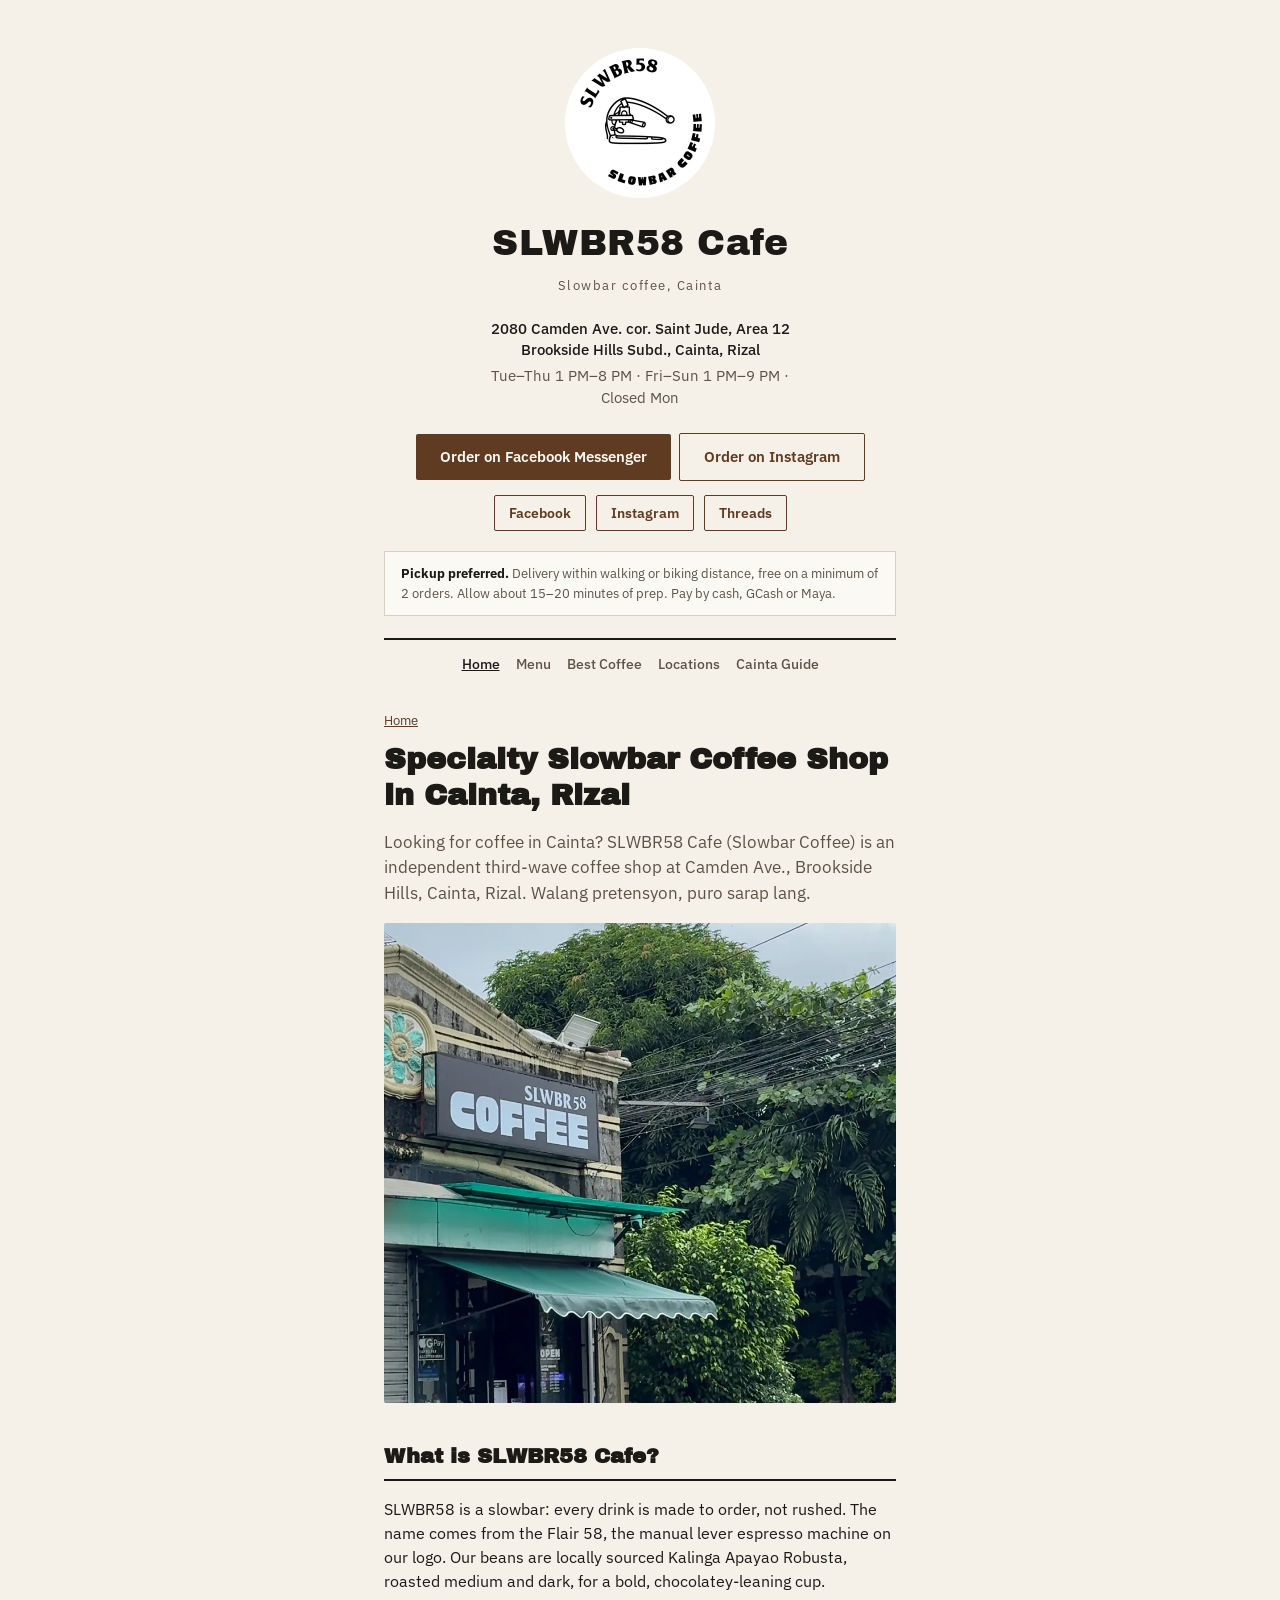
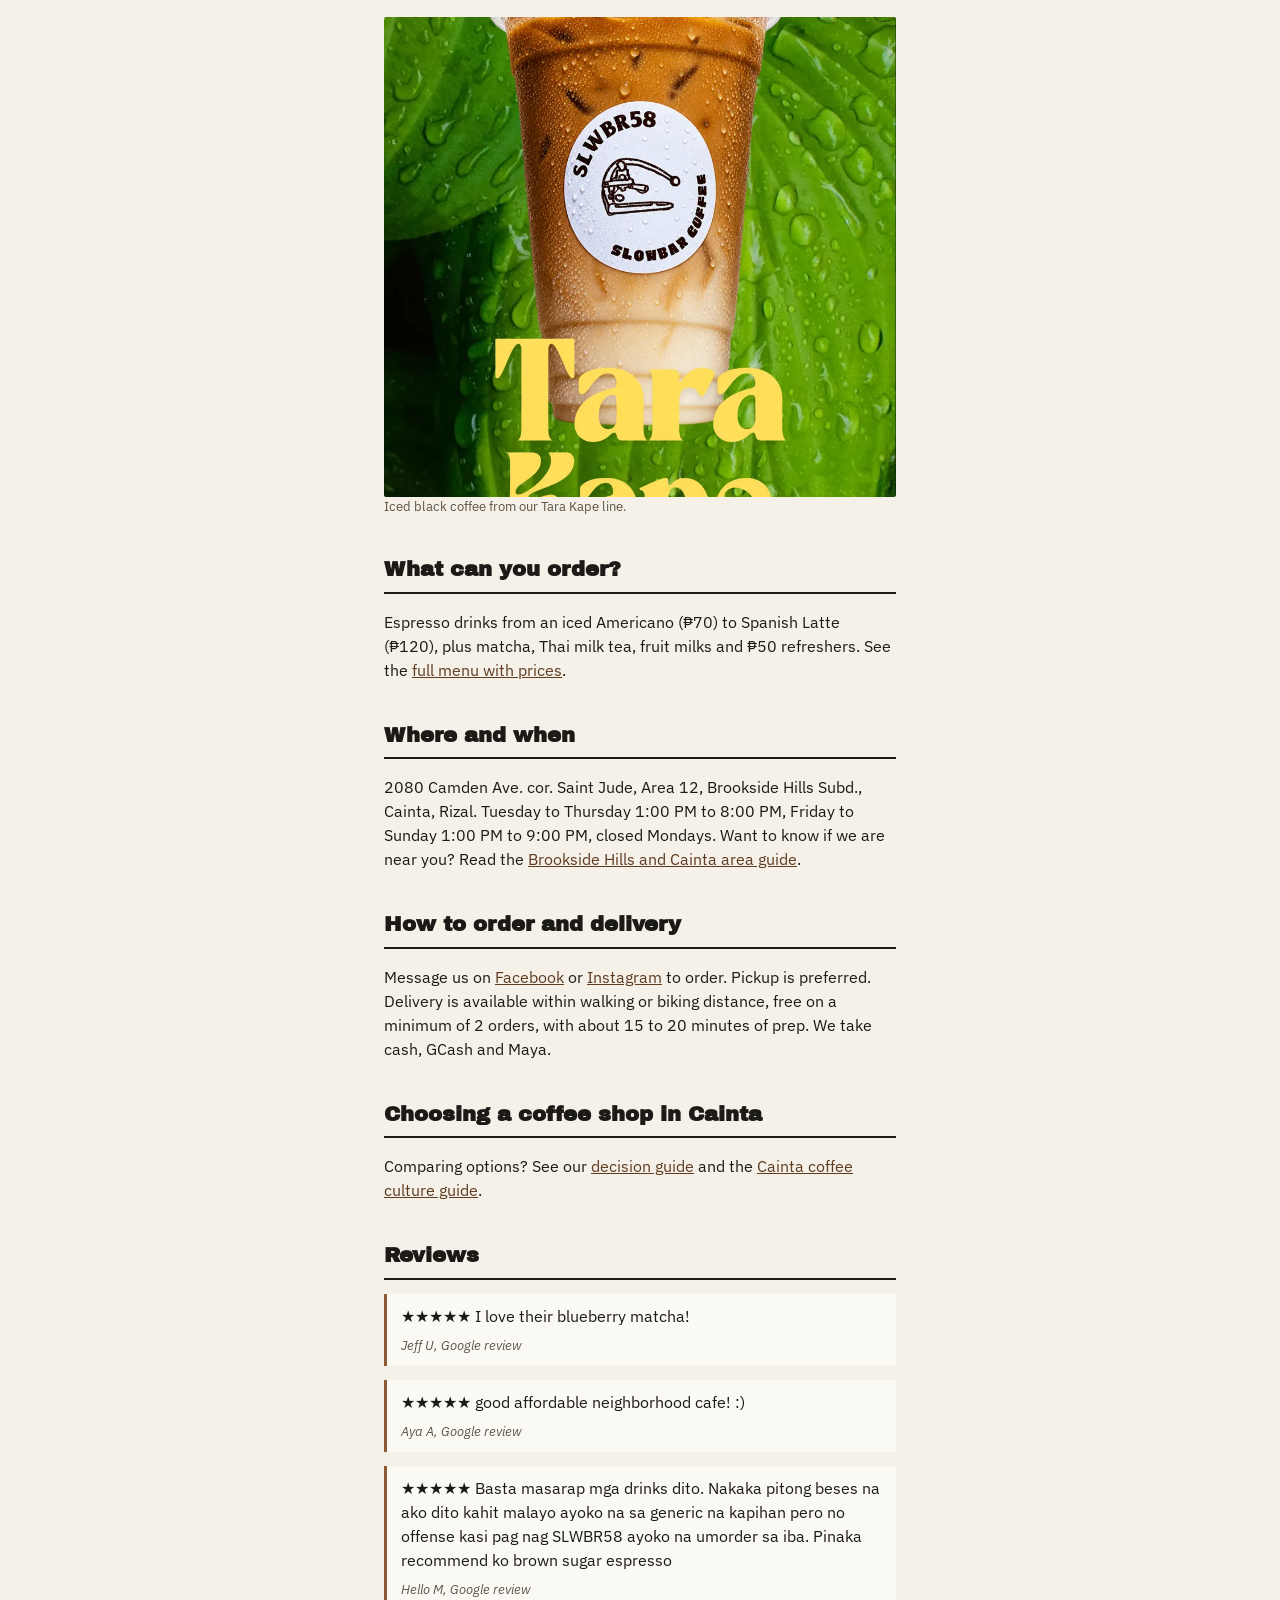
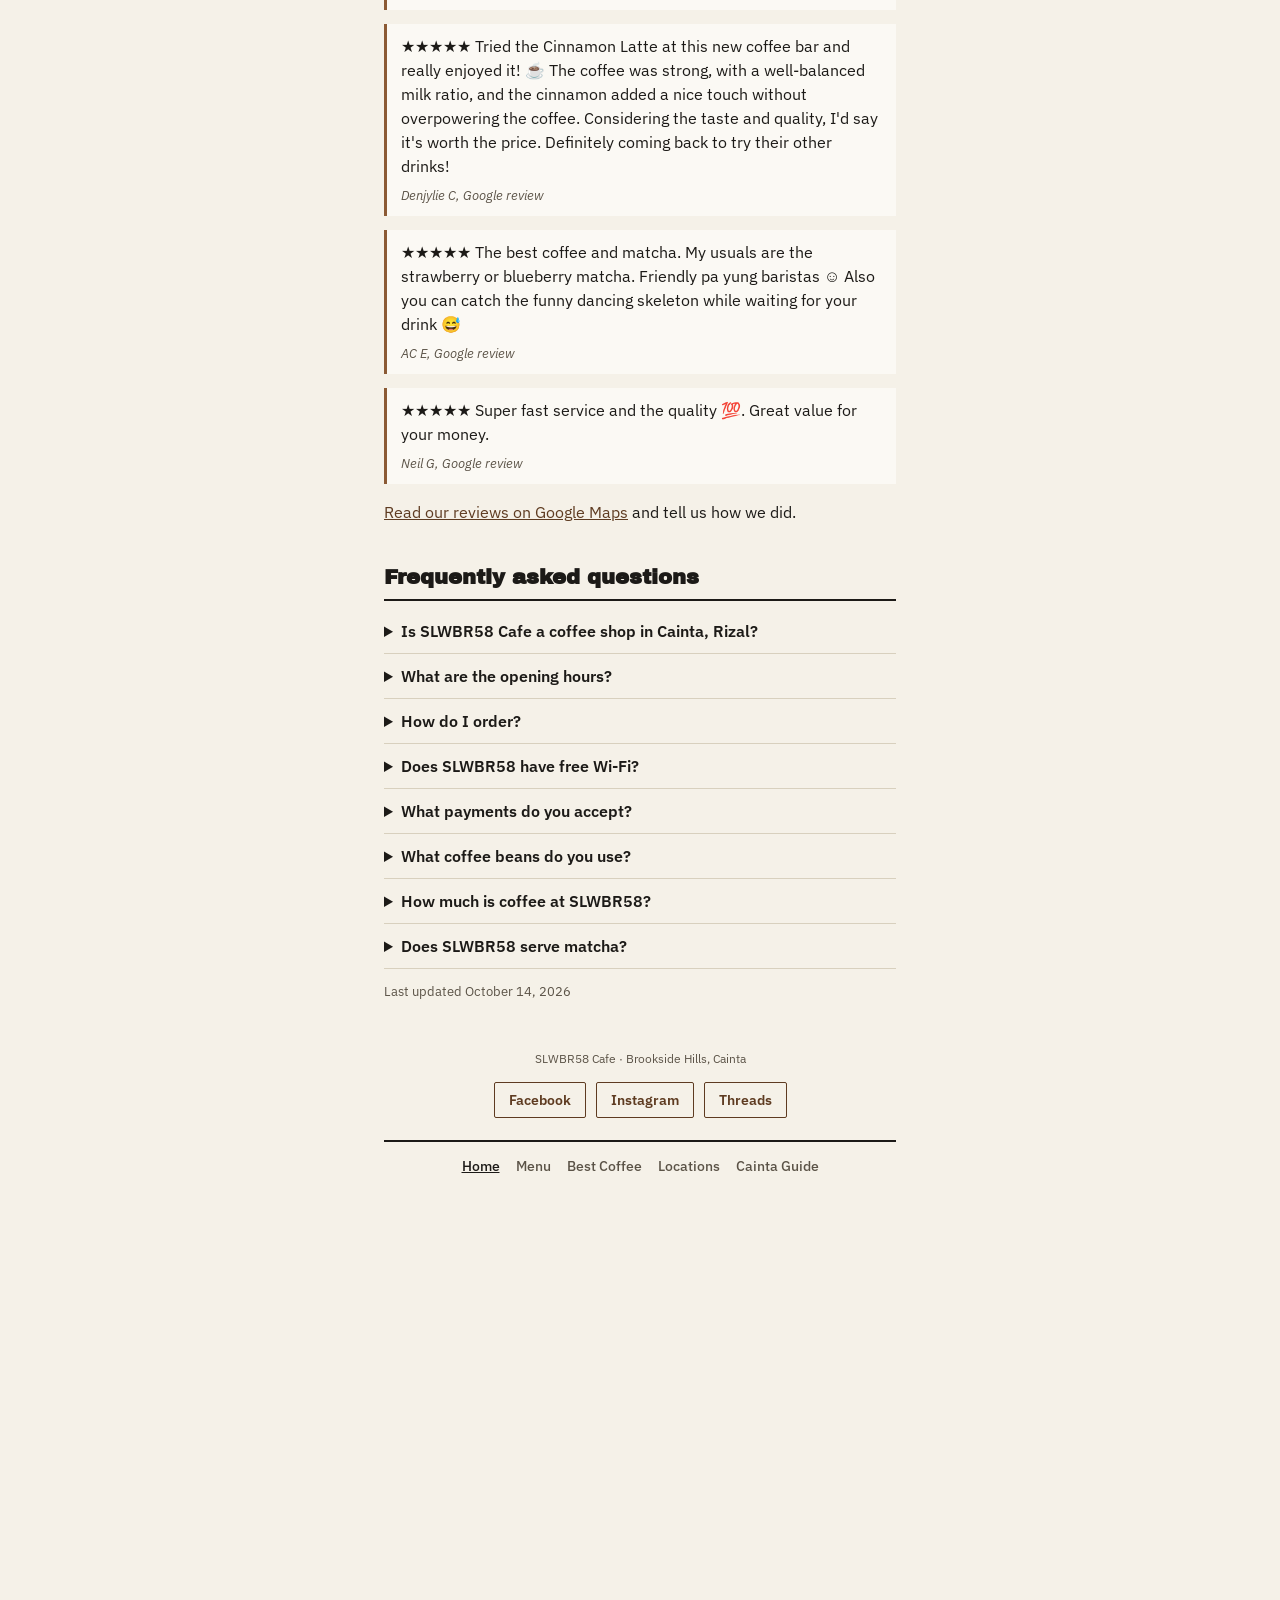
<file: index.html>
<!DOCTYPE html>
<html lang="en-PH"><head><meta charset="utf-8"><meta name="viewport" content="width=device-width,initial-scale=1">
<title>Coffee Shop in Cainta, Rizal | SLWBR58 Slowbar Coffee</title>
<meta name="description" content="SLWBR58 Cafe is a third-wave slowbar coffee shop in Brookside Hills, Cainta, Rizal. Iced lattes, matcha and more from ₱50. Order via Messenger. Open Tue–Sun."><meta name="author" content="SLWBR58 Cafe">
<link rel="canonical" href="https://slwbr58cafe.github.io/slwbr58.cafe/"><link rel="alternate" hreflang="en-PH" href="https://slwbr58cafe.github.io/slwbr58.cafe/">
<meta name="robots" content="index,follow,max-image-preview:large,max-snippet:-1"><meta name="theme-color" content="#F5F1E8">
<meta name="geo.region" content="PH-RIZ"><meta name="geo.placename" content="Cainta, Rizal"><meta name="geo.position" content="14.5958488;121.1294059"><meta name="ICBM" content="14.5958488, 121.1294059">
<meta property="og:type" content="website"><meta property="og:site_name" content="SLWBR58 Cafe"><meta property="og:locale" content="en_PH">
<meta property="og:title" content="Coffee Shop in Cainta, Rizal | SLWBR58 Slowbar Coffee"><meta property="og:description" content="SLWBR58 Cafe is a third-wave slowbar coffee shop in Brookside Hills, Cainta, Rizal. Iced lattes, matcha and more from ₱50. Order via Messenger. Open Tue–Sun."><meta property="og:url" content="https://slwbr58cafe.github.io/slwbr58.cafe/">
<meta property="og:image" content="https://slwbr58cafe.github.io/slwbr58.cafe/images/og-image.jpg"><meta property="og:image:width" content="1200"><meta property="og:image:height" content="630"><meta property="og:image:alt" content="Iced black coffee in a SLWBR58 Slowbar Coffee cup on a yellow background">
<meta name="twitter:card" content="summary_large_image"><meta name="twitter:title" content="Coffee Shop in Cainta, Rizal | SLWBR58 Slowbar Coffee"><meta name="twitter:description" content="SLWBR58 Cafe is a third-wave slowbar coffee shop in Brookside Hills, Cainta, Rizal. Iced lattes, matcha and more from ₱50. Order via Messenger. Open Tue–Sun."><meta name="twitter:image" content="https://slwbr58cafe.github.io/slwbr58.cafe/images/og-image.jpg">
<link rel="icon" href="images/favicon.png"><link rel="apple-touch-icon" href="images/favicon.png">
<link rel="preconnect" href="https://fonts.googleapis.com"><link rel="preconnect" href="https://fonts.gstatic.com" crossorigin>
<link href="https://fonts.googleapis.com/css2?family=Archivo+Black&family=IBM+Plex+Sans:ital,wght@0,400;0,500;0,600;1,400&display=swap" rel="stylesheet">
<link rel="stylesheet" href="style.css">
<script async src="https://www.googletagmanager.com/gtag/js?id=G-DD16322990"></script>
<script>window.dataLayer=window.dataLayer||[];function gtag(){dataLayer.push(arguments);}gtag('js',new Date());gtag('config','G-DD16322990');</script>
<script type="application/ld+json">
{
 "@context": "https://schema.org",
 "@graph": [
  {
   "@type": [
    "CafeOrCoffeeShop",
    "LocalBusiness"
   ],
   "@id": "https://slwbr58cafe.github.io/slwbr58.cafe/#business",
   "name": "SLWBR58 Cafe",
   "alternateName": "Slowbar Coffee",
   "url": "https://slwbr58cafe.github.io/slwbr58.cafe/",
   "logo": "https://slwbr58cafe.github.io/slwbr58.cafe/images/logo.png",
   "image": [
    "https://slwbr58cafe.github.io/slwbr58.cafe/images/tara-kape-iced-black-coffee.webp",
    "https://slwbr58cafe.github.io/slwbr58.cafe/images/tara-kape-iced-milk-coffee.webp",
    "https://slwbr58cafe.github.io/slwbr58.cafe/images/tara-matcha-strawberry.webp",
    "https://slwbr58cafe.github.io/slwbr58.cafe/images/slwbr58-coffee-shop-facade-cainta.webp",
    "https://slwbr58cafe.github.io/slwbr58.cafe/images/og-image.jpg"
   ],
   "description": "Independent third-wave slowbar coffee shop in Brookside Hills, Cainta, Rizal.",
   "servesCuisine": "Coffee, Matcha, Milk drinks",
   "priceRange": "₱50–₱140",
   "areaServed": "Cainta, Rizal",
   "hasMenu": "https://slwbr58cafe.github.io/slwbr58.cafe/menu.html",
   "address": {
    "@type": "PostalAddress",
    "streetAddress": "2080 Camden Ave. cor. Saint Jude, Area 12, Brookside Hills Subd.",
    "addressLocality": "Cainta",
    "addressRegion": "Rizal",
    "addressCountry": "PH"
   },
   "geo": {
    "@type": "GeoCoordinates",
    "latitude": 14.5958488,
    "longitude": 121.1294059
   },
   "hasMap": "https://www.google.com/maps?q=14.5958488,121.1294059",
   "openingHoursSpecification": [
    {
     "@type": "OpeningHoursSpecification",
     "dayOfWeek": [
      "Tuesday",
      "Wednesday",
      "Thursday"
     ],
     "opens": "13:00",
     "closes": "20:00"
    },
    {
     "@type": "OpeningHoursSpecification",
     "dayOfWeek": [
      "Friday",
      "Saturday",
      "Sunday"
     ],
     "opens": "13:00",
     "closes": "21:00"
    }
   ],
   "paymentAccepted": "Cash, GCash, Maya",
   "currenciesAccepted": "PHP",
   "amenityFeature": [
    {
     "@type": "LocationFeatureSpecification",
     "name": "Free Wi-Fi for customers",
     "value": true
    }
   ],
   "sameAs": [
    "https://www.facebook.com/slwbr58.cafe",
    "https://www.instagram.com/slwbr58.coffee/",
    "https://www.threads.com/@slwbr58.coffee"
   ],
   "potentialAction": [
    {
     "@type": "OrderAction",
     "target": "https://www.facebook.com/slwbr58.cafe"
    },
    {
     "@type": "OrderAction",
     "target": "https://www.instagram.com/slwbr58.coffee/"
    }
   ],
   "aggregateRating": {
    "@type": "AggregateRating",
    "ratingValue": 5.0,
    "reviewCount": 6,
    "bestRating": 5,
    "worstRating": 1
   },
   "review": [
    {
     "@type": "Review",
     "author": {
      "@type": "Person",
      "name": "Jeff U"
     },
     "reviewRating": {
      "@type": "Rating",
      "ratingValue": 5,
      "bestRating": 5,
      "worstRating": 1
     },
     "reviewBody": "I love their blueberry matcha!",
     "datePublished": "2026-09-17"
    },
    {
     "@type": "Review",
     "author": {
      "@type": "Person",
      "name": "Aya A"
     },
     "reviewRating": {
      "@type": "Rating",
      "ratingValue": 5,
      "bestRating": 5,
      "worstRating": 1
     },
     "reviewBody": "good affordable neighborhood cafe! :)",
     "datePublished": "2026-09-17"
    },
    {
     "@type": "Review",
     "author": {
      "@type": "Person",
      "name": "Hello M"
     },
     "reviewRating": {
      "@type": "Rating",
      "ratingValue": 5,
      "bestRating": 5,
      "worstRating": 1
     },
     "reviewBody": "Basta masarap mga drinks dito. Nakaka pitong beses na ako dito kahit malayo ayoko na sa generic na kapihan pero no offense kasi pag nag SLWBR58 ayoko na umorder sa iba. Pinaka recommend ko brown sugar espresso",
     "datePublished": "2026-09-17"
    },
    {
     "@type": "Review",
     "author": {
      "@type": "Person",
      "name": "Denjylie C"
     },
     "reviewRating": {
      "@type": "Rating",
      "ratingValue": 5,
      "bestRating": 5,
      "worstRating": 1
     },
     "reviewBody": "Tried the Cinnamon Latte at this new coffee bar and really enjoyed it! ☕️ The coffee was strong, with a well-balanced milk ratio, and the cinnamon added a nice touch without overpowering the coffee. Considering the taste and quality, I'd say it's worth the price. Definitely coming back to try their other drinks!",
     "datePublished": "2026-09-17"
    },
    {
     "@type": "Review",
     "author": {
      "@type": "Person",
      "name": "AC E"
     },
     "reviewRating": {
      "@type": "Rating",
      "ratingValue": 5,
      "bestRating": 5,
      "worstRating": 1
     },
     "reviewBody": "The best coffee and matcha. My usuals are the strawberry or blueberry matcha. Friendly pa yung baristas ☺️ Also you can catch the funny dancing skeleton while waiting for your drink 😅",
     "datePublished": "2026-09-10"
    },
    {
     "@type": "Review",
     "author": {
      "@type": "Person",
      "name": "Neil G"
     },
     "reviewRating": {
      "@type": "Rating",
      "ratingValue": 5,
      "bestRating": 5,
      "worstRating": 1
     },
     "reviewBody": "Super fast service and the quality 💯. Great value for your money.",
     "datePublished": "2026-09-10"
    }
   ]
  },
  {
   "@type": "WebSite",
   "@id": "https://slwbr58cafe.github.io/slwbr58.cafe/#website",
   "url": "https://slwbr58cafe.github.io/slwbr58.cafe/",
   "name": "SLWBR58 Cafe",
   "inLanguage": "en-PH",
   "publisher": {
    "@id": "https://slwbr58cafe.github.io/slwbr58.cafe/#business"
   }
  },
  {
   "@type": "WebPage",
   "@id": "https://slwbr58cafe.github.io/slwbr58.cafe/#page",
   "url": "https://slwbr58cafe.github.io/slwbr58.cafe/",
   "name": "Coffee Shop in Cainta, Rizal | SLWBR58 Slowbar Coffee",
   "description": "SLWBR58 Cafe is a third-wave slowbar coffee shop in Brookside Hills, Cainta, Rizal. Iced lattes, matcha and more from ₱50. Order via Messenger. Open Tue–Sun.",
   "isPartOf": {
    "@id": "https://slwbr58cafe.github.io/slwbr58.cafe/#website"
   },
   "about": {
    "@id": "https://slwbr58cafe.github.io/slwbr58.cafe/#business"
   },
   "primaryImageOfPage": "https://slwbr58cafe.github.io/slwbr58.cafe/images/slwbr58-coffee-shop-facade-cainta.webp",
   "dateModified": "2026-10-14",
   "inLanguage": "en-PH"
  },
  {
   "@type": "BreadcrumbList",
   "itemListElement": [
    {
     "@type": "ListItem",
     "position": 1,
     "name": "Home",
     "item": "https://slwbr58cafe.github.io/slwbr58.cafe/"
    }
   ]
  },
  {
   "@type": "FAQPage",
   "mainEntity": [
    {
     "@type": "Question",
     "name": "Is SLWBR58 Cafe a coffee shop in Cainta, Rizal?",
     "acceptedAnswer": {
      "@type": "Answer",
      "text": "Yes. SLWBR58 Cafe, also called Slowbar Coffee, is an independent coffee shop at 2080 Camden Ave. cor. Saint Jude, Area 12, Brookside Hills Subd., Cainta, Rizal."
     }
    },
    {
     "@type": "Question",
     "name": "What are the opening hours?",
     "acceptedAnswer": {
      "@type": "Answer",
      "text": "Tuesday to Thursday 1:00 PM to 8:00 PM, Friday to Sunday 1:00 PM to 9:00 PM, closed Mondays."
     }
    },
    {
     "@type": "Question",
     "name": "How do I order?",
     "acceptedAnswer": {
      "@type": "Answer",
      "text": "Message SLWBR58 Cafe on Facebook or Instagram. Pickup is preferred; delivery is available within walking or biking distance, free on a minimum of 2 orders."
     }
    },
    {
     "@type": "Question",
     "name": "Does SLWBR58 have free Wi-Fi?",
     "acceptedAnswer": {
      "@type": "Answer",
      "text": "Yes. Free Wi-Fi is available for customers: buy a drink and ask our staff for the password."
     }
    },
    {
     "@type": "Question",
     "name": "What payments do you accept?",
     "acceptedAnswer": {
      "@type": "Answer",
      "text": "Cash, GCash and Maya. Cash is king."
     }
    },
    {
     "@type": "Question",
     "name": "What coffee beans do you use?",
     "acceptedAnswer": {
      "@type": "Answer",
      "text": "Locally sourced Kalinga Apayao Robusta, available in medium and dark roasts."
     }
    },
    {
     "@type": "Question",
     "name": "How much is coffee at SLWBR58?",
     "acceptedAnswer": {
      "@type": "Answer",
      "text": "Iced Americano is ₱70, iced latte ₱110 and Spanish Latte ₱120. Refreshers start at ₱50."
     }
    },
    {
     "@type": "Question",
     "name": "Does SLWBR58 serve matcha?",
     "acceptedAnswer": {
      "@type": "Answer",
      "text": "Yes: Matcha Latte (₱110 iced), Strawberry Matcha and Blueberry Matcha (₱120 iced)."
     }
    }
   ]
  }
 ]
}
</script></head><body><div class="sheet">
<header><a href="index.html"><img class="logo" src="images/logo.png" alt="SLWBR58 Slowbar Coffee logo" width="150" height="150"></a>
<p class="brand">SLWBR58 Cafe</p><p class="tagline">Slowbar coffee, Cainta</p>
<div class="info"><p class="addr">2080 Camden Ave. cor. Saint Jude, Area 12<br>Brookside Hills Subd., Cainta, Rizal</p><p>Tue–Thu 1 PM–8 PM · Fri–Sun 1 PM–9 PM · Closed Mon</p></div>
<a class="fb-btn" href="https://www.facebook.com/slwbr58.cafe" target="_blank" rel="noopener">Order on Facebook Messenger</a> <a class="fb-btn alt" href="https://www.instagram.com/slwbr58.coffee/" target="_blank" rel="noopener">Order on Instagram</a>
<div class="social" aria-label="Social media"><a href="https://www.facebook.com/slwbr58.cafe" rel="me noopener" target="_blank">Facebook</a><a href="https://www.instagram.com/slwbr58.coffee/" rel="me noopener" target="_blank">Instagram</a><a href="https://www.threads.com/@slwbr58.coffee" rel="me noopener" target="_blank">Threads</a></div>
<div class="delivery-note"><strong>Pickup preferred.</strong> Delivery within walking or biking distance, free on a minimum of 2 orders. Allow about 15–20 minutes of prep. Pay by cash, GCash or Maya.</div>
<nav class="mainnav" aria-label="Main"><a href="index.html" aria-current=page>Home</a><a href="menu.html">Menu</a><a href="best-coffee-shop-in-cainta-rizal.html">Best Coffee</a><a href="coffee-shops-near-brookside-hills-cainta.html">Locations</a><a href="cainta-coffee-culture-guide.html">Cainta Guide</a></nav></header>
<main><article><nav class="crumbs" aria-label="Breadcrumb"><a href="index.html">Home</a></nav>
<h1>Specialty Slowbar Coffee Shop in Cainta, Rizal</h1><p class="lead">Looking for coffee in Cainta? SLWBR58 Cafe (Slowbar Coffee) is an independent third-wave coffee shop at Camden Ave., Brookside Hills, Cainta, Rizal. Walang pretensyon, puro sarap lang.</p>
<img class="hero" src="images/slwbr58-coffee-shop-facade-cainta.webp" alt="SLWBR58 Coffee shopfront at Camden Ave., Brookside Hills, Cainta, Rizal, with a green awning, walk-up counter, open sign and tropical trees" width="900" height="1600" fetchpriority="high">
<h2>What is SLWBR58 Cafe?</h2><p>SLWBR58 is a slowbar: every drink is made to order, not rushed. The name comes from the Flair 58, the manual lever espresso machine on our logo. Our beans are locally sourced Kalinga Apayao Robusta, roasted medium and dark, for a bold, chocolatey-leaning cup.</p>
<figure><img src="images/tara-kape-iced-black-coffee.webp" alt="Iced black coffee in a clear SLWBR58 Slowbar Coffee cup with the lever-espresso-machine logo sticker, on a bright yellow background with the words Tara Kape" width="900" height="1272" loading="lazy"><figcaption>Iced black coffee from our Tara Kape line.</figcaption></figure>
<h2>What can you order?</h2><p>Espresso drinks from an iced Americano (₱70) to Spanish Latte (₱120), plus matcha, Thai milk tea, fruit milks and ₱50 refreshers. See the <a href="menu.html">full menu with prices</a>.</p>
<h2>Where and when</h2><p>2080 Camden Ave. cor. Saint Jude, Area 12, Brookside Hills Subd., Cainta, Rizal. Tuesday to Thursday 1:00 PM to 8:00 PM, Friday to Sunday 1:00 PM to 9:00 PM, closed Mondays. Want to know if we are near you? Read the <a href="coffee-shops-near-brookside-hills-cainta.html">Brookside Hills and Cainta area guide</a>.</p>
<h2>How to order and delivery</h2><p>Message us on <a href="https://www.facebook.com/slwbr58.cafe">Facebook</a> or <a href="https://www.instagram.com/slwbr58.coffee/">Instagram</a> to order. Pickup is preferred. Delivery is available within walking or biking distance, free on a minimum of 2 orders, with about 15 to 20 minutes of prep. We take cash, GCash and Maya.</p>
<h2>Choosing a coffee shop in Cainta</h2><p>Comparing options? See our <a href="best-coffee-shop-in-cainta-rizal.html">decision guide</a> and the <a href="cainta-coffee-culture-guide.html">Cainta coffee culture guide</a>.</p>
<h2>Reviews</h2><blockquote class="rev"><p>★★★★★ I love their blueberry matcha!</p><cite>Jeff U, Google review</cite></blockquote><blockquote class="rev"><p>★★★★★ good affordable neighborhood cafe! :)</p><cite>Aya A, Google review</cite></blockquote><blockquote class="rev"><p>★★★★★ Basta masarap mga drinks dito. Nakaka pitong beses na ako dito kahit malayo ayoko na sa generic na kapihan pero no offense kasi pag nag SLWBR58 ayoko na umorder sa iba. Pinaka recommend ko brown sugar espresso</p><cite>Hello M, Google review</cite></blockquote><blockquote class="rev"><p>★★★★★ Tried the Cinnamon Latte at this new coffee bar and really enjoyed it! ☕️ The coffee was strong, with a well-balanced milk ratio, and the cinnamon added a nice touch without overpowering the coffee. Considering the taste and quality, I&#x27;d say it&#x27;s worth the price. Definitely coming back to try their other drinks!</p><cite>Denjylie C, Google review</cite></blockquote><blockquote class="rev"><p>★★★★★ The best coffee and matcha. My usuals are the strawberry or blueberry matcha. Friendly pa yung baristas ☺️ Also you can catch the funny dancing skeleton while waiting for your drink 😅</p><cite>AC E, Google review</cite></blockquote><blockquote class="rev"><p>★★★★★ Super fast service and the quality 💯. Great value for your money.</p><cite>Neil G, Google review</cite></blockquote><p><a href="https://www.google.com/maps?q=14.5958488,121.1294059" rel="noopener" target="_blank">Read our reviews on Google Maps</a> and tell us how we did.</p><h2>Frequently asked questions</h2><details><summary>Is SLWBR58 Cafe a coffee shop in Cainta, Rizal?</summary><p>Yes. SLWBR58 Cafe, also called Slowbar Coffee, is an independent coffee shop at 2080 Camden Ave. cor. Saint Jude, Area 12, Brookside Hills Subd., Cainta, Rizal.</p></details><details><summary>What are the opening hours?</summary><p>Tuesday to Thursday 1:00 PM to 8:00 PM, Friday to Sunday 1:00 PM to 9:00 PM, closed Mondays.</p></details><details><summary>How do I order?</summary><p>Message SLWBR58 Cafe on Facebook or Instagram. Pickup is preferred; delivery is available within walking or biking distance, free on a minimum of 2 orders.</p></details><details><summary>Does SLWBR58 have free Wi-Fi?</summary><p>Yes. Free Wi-Fi is available for customers: buy a drink and ask our staff for the password.</p></details><details><summary>What payments do you accept?</summary><p>Cash, GCash and Maya. Cash is king.</p></details><details><summary>What coffee beans do you use?</summary><p>Locally sourced Kalinga Apayao Robusta, available in medium and dark roasts.</p></details><details><summary>How much is coffee at SLWBR58?</summary><p>Iced Americano is ₱70, iced latte ₱110 and Spanish Latte ₱120. Refreshers start at ₱50.</p></details><details><summary>Does SLWBR58 serve matcha?</summary><p>Yes: Matcha Latte (₱110 iced), Strawberry Matcha and Blueberry Matcha (₱120 iced).</p></details>
<p class="meta">Last updated <time datetime="2026-10-14">October 14, 2026</time></p></article></main>
<footer><p>SLWBR58 Cafe · Brookside Hills, Cainta</p><div class="social"><a href="https://www.facebook.com/slwbr58.cafe" rel="me noopener" target="_blank">Facebook</a><a href="https://www.instagram.com/slwbr58.coffee/" rel="me noopener" target="_blank">Instagram</a><a href="https://www.threads.com/@slwbr58.coffee" rel="me noopener" target="_blank">Threads</a></div><nav class="mainnav" aria-label="Footer"><a href="index.html" aria-current=page>Home</a><a href="menu.html">Menu</a><a href="best-coffee-shop-in-cainta-rizal.html">Best Coffee</a><a href="coffee-shops-near-brookside-hills-cainta.html">Locations</a><a href="cainta-coffee-culture-guide.html">Cainta Guide</a></nav>
<section class="google-map"><iframe title="Map of SLWBR58 Cafe, Brookside Hills, Cainta" src="https://www.google.com/maps/embed?pb=!1m18!1m12!1m3!1d4700.63521577092!2d121.1294059!3d14.595848799999999!2m3!1f0!2f0!3f0!3m2!1i1024!2i768!4f13.1!3m3!1m2!1s0x3397c7123bed62a3%3A0x2a82777b4a494ba3!2sSLWBR58%20Coffee!5e1!3m2!1sen!2sph!4v1789281087036!5m2!1sen!2sph" width="516" height="450" style="border:0;" allowfullscreen loading="lazy" referrerpolicy="strict-origin-when-cross-origin"></iframe></section></footer>
</div></body></html>
</file>
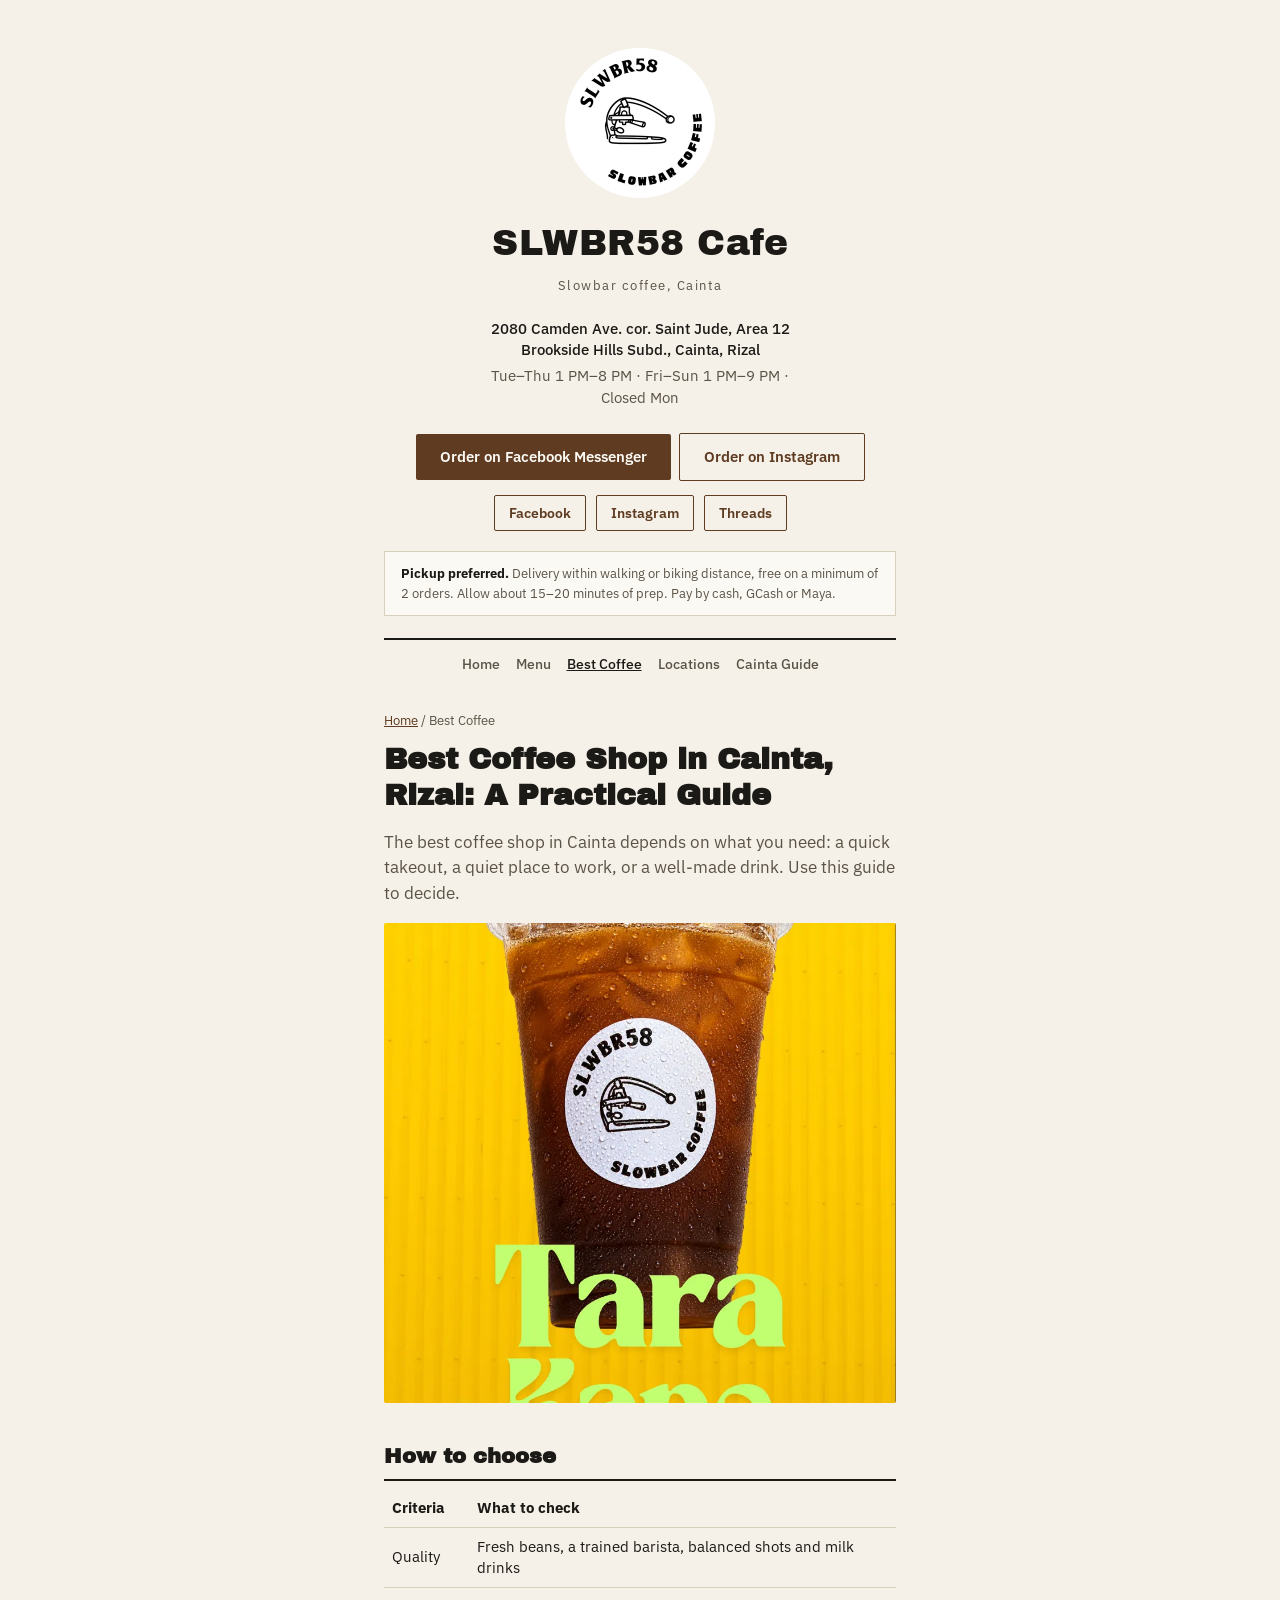
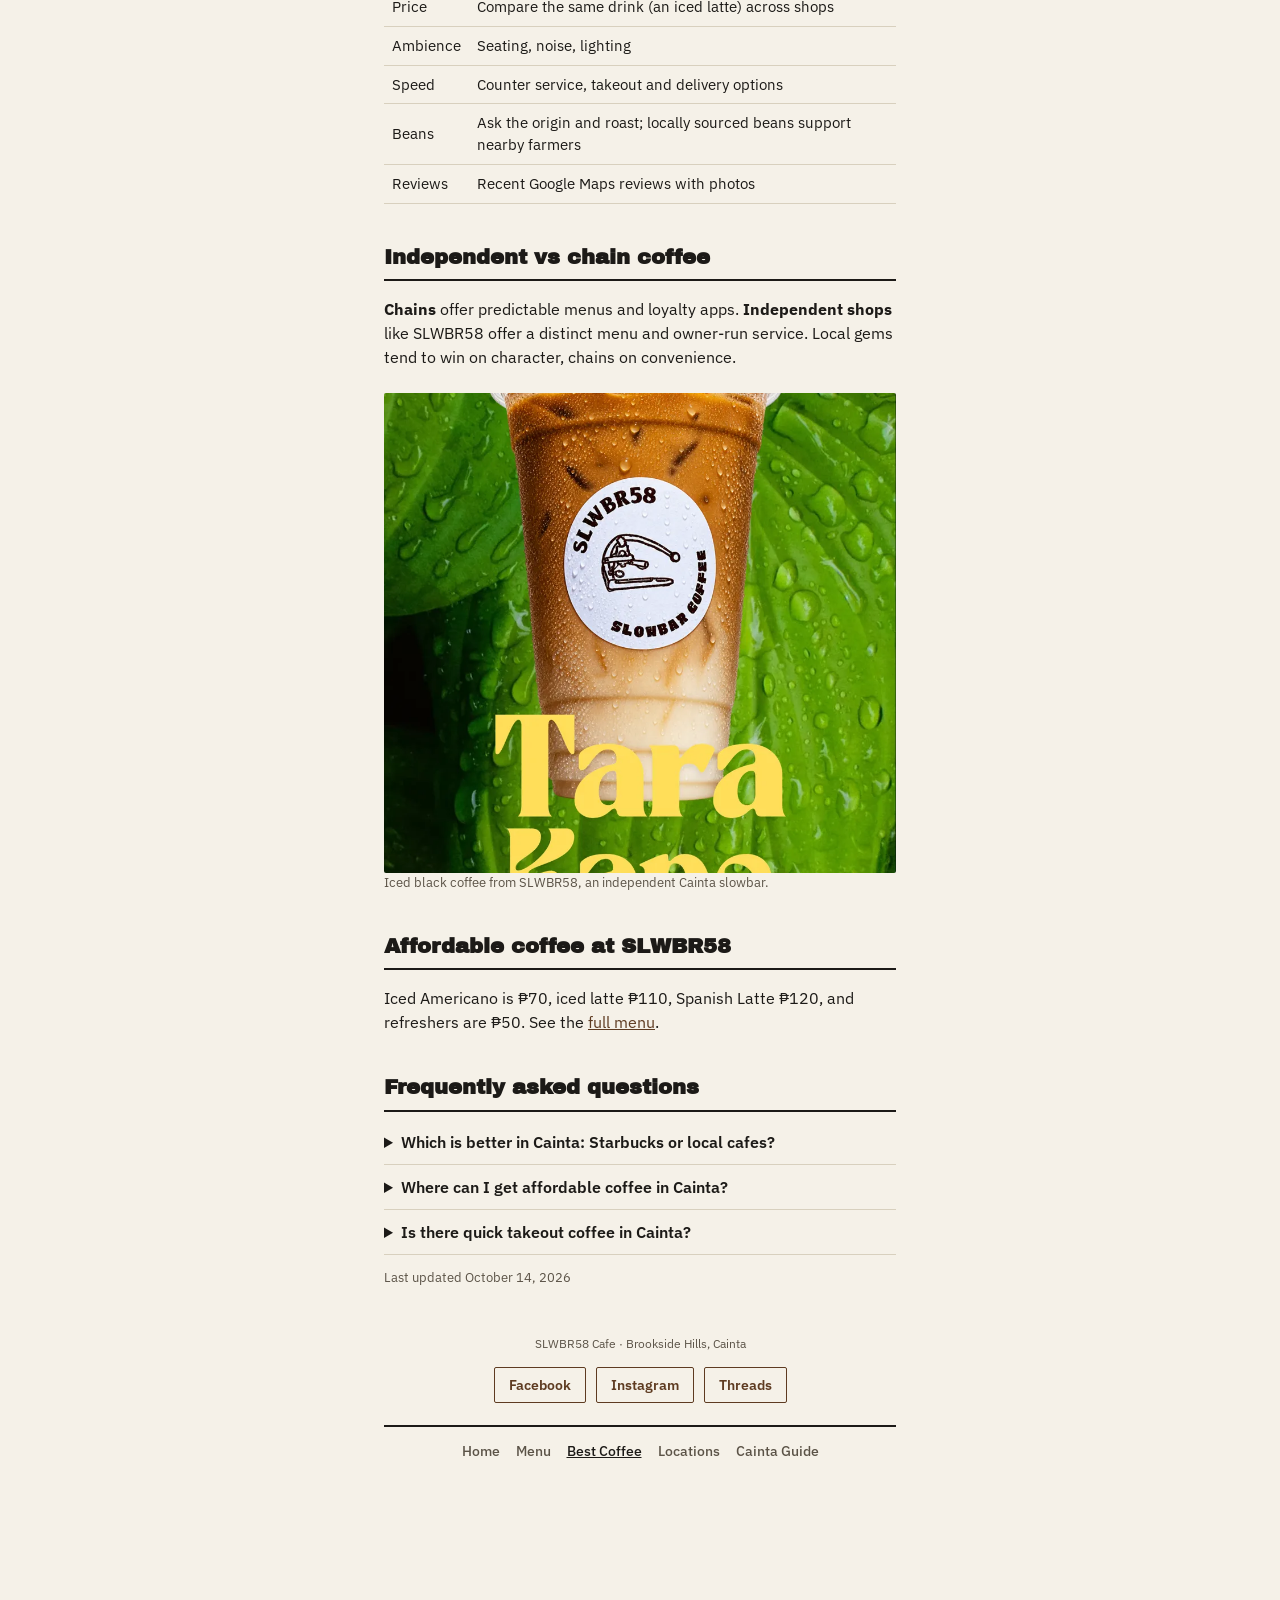
<file: best-coffee-shop-in-cainta-rizal.html>
<!DOCTYPE html>
<html lang="en-PH"><head><meta charset="utf-8"><meta name="viewport" content="width=device-width,initial-scale=1">
<title>Best Coffee Shop in Cainta, Rizal: How to Choose (2026)</title>
<meta name="description" content="How to pick the best coffee shop in Cainta, Rizal: quality, price and ambience compared, plus independent vs chain coffee. Prices at SLWBR58 from ₱50."><meta name="author" content="SLWBR58 Cafe">
<link rel="canonical" href="https://slwbr58cafe.github.io/slwbr58.cafe/best-coffee-shop-in-cainta-rizal.html"><link rel="alternate" hreflang="en-PH" href="https://slwbr58cafe.github.io/slwbr58.cafe/best-coffee-shop-in-cainta-rizal.html">
<meta name="robots" content="index,follow,max-image-preview:large,max-snippet:-1"><meta name="theme-color" content="#F5F1E8">
<meta name="geo.region" content="PH-RIZ"><meta name="geo.placename" content="Cainta, Rizal"><meta name="geo.position" content="14.5958488;121.1294059"><meta name="ICBM" content="14.5958488, 121.1294059">
<meta property="og:type" content="website"><meta property="og:site_name" content="SLWBR58 Cafe"><meta property="og:locale" content="en_PH">
<meta property="og:title" content="Best Coffee Shop in Cainta, Rizal: How to Choose (2026)"><meta property="og:description" content="How to pick the best coffee shop in Cainta, Rizal: quality, price and ambience compared, plus independent vs chain coffee. Prices at SLWBR58 from ₱50."><meta property="og:url" content="https://slwbr58cafe.github.io/slwbr58.cafe/best-coffee-shop-in-cainta-rizal.html">
<meta property="og:image" content="https://slwbr58cafe.github.io/slwbr58.cafe/images/og-image.jpg"><meta property="og:image:width" content="1200"><meta property="og:image:height" content="630"><meta property="og:image:alt" content="Iced black coffee in a SLWBR58 Slowbar Coffee cup on a yellow background">
<meta name="twitter:card" content="summary_large_image"><meta name="twitter:title" content="Best Coffee Shop in Cainta, Rizal: How to Choose (2026)"><meta name="twitter:description" content="How to pick the best coffee shop in Cainta, Rizal: quality, price and ambience compared, plus independent vs chain coffee. Prices at SLWBR58 from ₱50."><meta name="twitter:image" content="https://slwbr58cafe.github.io/slwbr58.cafe/images/og-image.jpg">
<link rel="icon" href="images/favicon.png"><link rel="apple-touch-icon" href="images/favicon.png">
<link rel="preconnect" href="https://fonts.googleapis.com"><link rel="preconnect" href="https://fonts.gstatic.com" crossorigin>
<link href="https://fonts.googleapis.com/css2?family=Archivo+Black&family=IBM+Plex+Sans:ital,wght@0,400;0,500;0,600;1,400&display=swap" rel="stylesheet">
<link rel="stylesheet" href="style.css">
<script async src="https://www.googletagmanager.com/gtag/js?id=G-DD16322990"></script>
<script>window.dataLayer=window.dataLayer||[];function gtag(){dataLayer.push(arguments);}gtag('js',new Date());gtag('config','G-DD16322990');</script>
<script type="application/ld+json">
{
 "@context": "https://schema.org",
 "@graph": [
  {
   "@type": [
    "CafeOrCoffeeShop",
    "LocalBusiness"
   ],
   "@id": "https://slwbr58cafe.github.io/slwbr58.cafe/#business",
   "name": "SLWBR58 Cafe",
   "alternateName": "Slowbar Coffee",
   "url": "https://slwbr58cafe.github.io/slwbr58.cafe/",
   "logo": "https://slwbr58cafe.github.io/slwbr58.cafe/images/logo.png",
   "image": [
    "https://slwbr58cafe.github.io/slwbr58.cafe/images/tara-kape-iced-black-coffee.webp",
    "https://slwbr58cafe.github.io/slwbr58.cafe/images/tara-kape-iced-milk-coffee.webp",
    "https://slwbr58cafe.github.io/slwbr58.cafe/images/tara-matcha-strawberry.webp",
    "https://slwbr58cafe.github.io/slwbr58.cafe/images/slwbr58-coffee-shop-facade-cainta.webp",
    "https://slwbr58cafe.github.io/slwbr58.cafe/images/og-image.jpg"
   ],
   "description": "Independent third-wave slowbar coffee shop in Brookside Hills, Cainta, Rizal.",
   "servesCuisine": "Coffee, Matcha, Milk drinks",
   "priceRange": "₱50–₱140",
   "areaServed": "Cainta, Rizal",
   "hasMenu": "https://slwbr58cafe.github.io/slwbr58.cafe/menu.html",
   "address": {
    "@type": "PostalAddress",
    "streetAddress": "2080 Camden Ave. cor. Saint Jude, Area 12, Brookside Hills Subd.",
    "addressLocality": "Cainta",
    "addressRegion": "Rizal",
    "addressCountry": "PH"
   },
   "geo": {
    "@type": "GeoCoordinates",
    "latitude": 14.5958488,
    "longitude": 121.1294059
   },
   "hasMap": "https://maps.app.goo.gl/7YfDRmRfWcPnpjkU7",
   "openingHoursSpecification": [
    {
     "@type": "OpeningHoursSpecification",
     "dayOfWeek": [
      "Tuesday",
      "Wednesday",
      "Thursday"
     ],
     "opens": "13:00",
     "closes": "20:00"
    },
    {
     "@type": "OpeningHoursSpecification",
     "dayOfWeek": [
      "Friday",
      "Saturday",
      "Sunday"
     ],
     "opens": "13:00",
     "closes": "21:00"
    }
   ],
   "paymentAccepted": "Cash, GCash, Maya",
   "currenciesAccepted": "PHP",
   "amenityFeature": [
    {
     "@type": "LocationFeatureSpecification",
     "name": "Free Wi-Fi for customers",
     "value": true
    }
   ],
   "sameAs": [
    "https://www.facebook.com/slwbr58.cafe",
    "https://www.instagram.com/slwbr58.coffee/",
    "https://www.threads.com/@slwbr58.coffee"
   ],
   "potentialAction": [
    {
     "@type": "OrderAction",
     "target": "https://www.facebook.com/slwbr58.cafe"
    },
    {
     "@type": "OrderAction",
     "target": "https://www.instagram.com/slwbr58.coffee/"
    }
   ],
   "review": [
    {
     "@type": "Review",
     "author": {
      "@type": "Person",
      "name": "Jeff U"
     },
     "reviewRating": {
      "@type": "Rating",
      "ratingValue": 5,
      "bestRating": 5
     },
     "reviewBody": "I love their blueberry matcha!",
     "datePublished": "2026-09-30"
    },
    {
     "@type": "Review",
     "author": {
      "@type": "Person",
      "name": "Aya A"
     },
     "reviewRating": {
      "@type": "Rating",
      "ratingValue": 5,
      "bestRating": 5
     },
     "reviewBody": "good affordable neighborhood cafe! :)",
     "datePublished": "2026-09-30"
    },
    {
     "@type": "Review",
     "author": {
      "@type": "Person",
      "name": "Denjylie C"
     },
     "reviewRating": {
      "@type": "Rating",
      "ratingValue": 5,
      "bestRating": 5
     },
     "reviewBody": "Tried the Cinnamon Latte at this new coffee bar and really enjoyed it! ☕️ The coffee was strong, with a well-balanced milk ratio, and the cinnamon added a nice touch without overpowering the coffee. Considering the taste and quality, I'd say it's worth the price. Definitely coming back to try their other drinks!",
     "datePublished": "2026-09-30"
    }
   ]
  },
  {
   "@type": "WebSite",
   "@id": "https://slwbr58cafe.github.io/slwbr58.cafe/#website",
   "url": "https://slwbr58cafe.github.io/slwbr58.cafe/",
   "name": "SLWBR58 Cafe",
   "inLanguage": "en-PH",
   "publisher": {
    "@id": "https://slwbr58cafe.github.io/slwbr58.cafe/#business"
   }
  },
  {
   "@type": "WebPage",
   "@id": "https://slwbr58cafe.github.io/slwbr58.cafe/best-coffee-shop-in-cainta-rizal.html#page",
   "url": "https://slwbr58cafe.github.io/slwbr58.cafe/best-coffee-shop-in-cainta-rizal.html",
   "name": "Best Coffee Shop in Cainta, Rizal: How to Choose (2026)",
   "description": "How to pick the best coffee shop in Cainta, Rizal: quality, price and ambience compared, plus independent vs chain coffee. Prices at SLWBR58 from ₱50.",
   "isPartOf": {
    "@id": "https://slwbr58cafe.github.io/slwbr58.cafe/#website"
   },
   "about": {
    "@id": "https://slwbr58cafe.github.io/slwbr58.cafe/#business"
   },
   "primaryImageOfPage": "https://slwbr58cafe.github.io/slwbr58.cafe/images/tara-kape-iced-milk-coffee.webp",
   "dateModified": "2026-10-14",
   "inLanguage": "en-PH"
  },
  {
   "@type": "BreadcrumbList",
   "itemListElement": [
    {
     "@type": "ListItem",
     "position": 1,
     "name": "Home",
     "item": "https://slwbr58cafe.github.io/slwbr58.cafe/"
    },
    {
     "@type": "ListItem",
     "position": 2,
     "name": "Best Coffee",
     "item": "https://slwbr58cafe.github.io/slwbr58.cafe/best-coffee-shop-in-cainta-rizal.html"
    }
   ]
  },
  {
   "@type": "FAQPage",
   "mainEntity": [
    {
     "@type": "Question",
     "name": "Which is better in Cainta: Starbucks or local cafes?",
     "acceptedAnswer": {
      "@type": "Answer",
      "text": "It depends on your priorities. Chains give consistency; local cafes give a distinct menu and a personal feel. Try both."
     }
    },
    {
     "@type": "Question",
     "name": "Where can I get affordable coffee in Cainta?",
     "acceptedAnswer": {
      "@type": "Answer",
      "text": "SLWBR58 Cafe in Brookside Hills starts at ₱50 for refreshers and ₱70 for an iced Americano."
     }
    },
    {
     "@type": "Question",
     "name": "Is there quick takeout coffee in Cainta?",
     "acceptedAnswer": {
      "@type": "Answer",
      "text": "Yes. SLWBR58 has a walk-up counter, pickup is preferred, and delivery within walking or biking distance is free on a minimum of 2 orders."
     }
    }
   ]
  },
  {
   "@type": "Article",
   "headline": "Best Coffee Shop in Cainta, Rizal: A Practical Guide",
   "description": "How to pick the best coffee shop in Cainta, Rizal: quality, price and ambience compared, plus independent vs chain coffee. Prices at SLWBR58 from ₱50.",
   "image": "https://slwbr58cafe.github.io/slwbr58.cafe/images/tara-kape-iced-milk-coffee.webp",
   "datePublished": "2026-10-14",
   "dateModified": "2026-10-14",
   "author": {
    "@id": "https://slwbr58cafe.github.io/slwbr58.cafe/#business"
   },
   "publisher": {
    "@id": "https://slwbr58cafe.github.io/slwbr58.cafe/#business"
   },
   "mainEntityOfPage": "https://slwbr58cafe.github.io/slwbr58.cafe/best-coffee-shop-in-cainta-rizal.html"
  }
 ]
}
</script></head><body><div class="sheet">
<header><a href="index.html"><img class="logo" src="images/logo.png" alt="SLWBR58 Slowbar Coffee logo" width="150" height="150"></a>
<p class="brand">SLWBR58 Cafe</p><p class="tagline">Slowbar coffee, Cainta</p>
<div class="info"><p class="addr">2080 Camden Ave. cor. Saint Jude, Area 12<br>Brookside Hills Subd., Cainta, Rizal</p><p>Tue–Thu 1 PM–8 PM · Fri–Sun 1 PM–9 PM · Closed Mon</p></div>
<a class="fb-btn" href="https://www.facebook.com/slwbr58.cafe" target="_blank" rel="noopener">Order on Facebook Messenger</a> <a class="fb-btn alt" href="https://www.instagram.com/slwbr58.coffee/" target="_blank" rel="noopener">Order on Instagram</a>
<div class="social" aria-label="Social media"><a href="https://www.facebook.com/slwbr58.cafe" rel="me noopener" target="_blank">Facebook</a><a href="https://www.instagram.com/slwbr58.coffee/" rel="me noopener" target="_blank">Instagram</a><a href="https://www.threads.com/@slwbr58.coffee" rel="me noopener" target="_blank">Threads</a></div>
<div class="delivery-note"><strong>Pickup preferred.</strong> Delivery within walking or biking distance, free on a minimum of 2 orders. Allow about 15–20 minutes of prep. Pay by cash, GCash or Maya.</div>
<nav class="mainnav" aria-label="Main"><a href="index.html">Home</a><a href="menu.html">Menu</a><a href="best-coffee-shop-in-cainta-rizal.html" aria-current=page>Best Coffee</a><a href="coffee-shops-near-brookside-hills-cainta.html">Locations</a><a href="cainta-coffee-culture-guide.html">Cainta Guide</a></nav></header>
<main><article><nav class="crumbs" aria-label="Breadcrumb"><a href="index.html">Home</a> / Best Coffee</nav>
<h1>Best Coffee Shop in Cainta, Rizal: A Practical Guide</h1><p class="lead">The best coffee shop in Cainta depends on what you need: a quick takeout, a quiet place to work, or a well-made drink. Use this guide to decide.</p>
<img class="hero" src="images/tara-kape-iced-milk-coffee.webp" alt="Iced milk coffee layered brown to cream in a SLWBR58 Slowbar Coffee cup against wet green leaves, with the words Tara Kape" width="900" height="1272" fetchpriority="high">
<h2>How to choose</h2><table><thead><tr><th>Criteria</th><th>What to check</th></tr></thead><tbody>
<tr><td>Quality</td><td>Fresh beans, a trained barista, balanced shots and milk drinks</td></tr>
<tr><td>Price</td><td>Compare the same drink (an iced latte) across shops</td></tr>
<tr><td>Ambience</td><td>Seating, noise, lighting</td></tr>
<tr><td>Speed</td><td>Counter service, takeout and delivery options</td></tr><tr><td>Beans</td><td>Ask the origin and roast; locally sourced beans support nearby farmers</td></tr>
<tr><td>Reviews</td><td>Recent Google Maps reviews with photos</td></tr></tbody></table>
<h2>Independent vs chain coffee</h2><p><strong>Chains</strong> offer predictable menus and loyalty apps. <strong>Independent shops</strong> like SLWBR58 offer a distinct menu and owner-run service. Local gems tend to win on character, chains on convenience.</p>
<figure><img src="images/tara-kape-iced-black-coffee.webp" alt="Iced black coffee in a clear SLWBR58 Slowbar Coffee cup with the lever-espresso-machine logo sticker, on a bright yellow background with the words Tara Kape" width="900" height="1272" loading="lazy"><figcaption>Iced black coffee from SLWBR58, an independent Cainta slowbar.</figcaption></figure>
<h2>Affordable coffee at SLWBR58</h2><p>Iced Americano is ₱70, iced latte ₱110, Spanish Latte ₱120, and refreshers are ₱50. See the <a href="menu.html">full menu</a>.</p>
<h2>Frequently asked questions</h2><details><summary>Which is better in Cainta: Starbucks or local cafes?</summary><p>It depends on your priorities. Chains give consistency; local cafes give a distinct menu and a personal feel. Try both.</p></details><details><summary>Where can I get affordable coffee in Cainta?</summary><p>SLWBR58 Cafe in Brookside Hills starts at ₱50 for refreshers and ₱70 for an iced Americano.</p></details><details><summary>Is there quick takeout coffee in Cainta?</summary><p>Yes. SLWBR58 has a walk-up counter, pickup is preferred, and delivery within walking or biking distance is free on a minimum of 2 orders.</p></details>
<p class="meta">Last updated <time datetime="2026-10-14">October 14, 2026</time></p></article></main>
<footer><p>SLWBR58 Cafe · Brookside Hills, Cainta</p><div class="social"><a href="https://www.facebook.com/slwbr58.cafe" rel="me noopener" target="_blank">Facebook</a><a href="https://www.instagram.com/slwbr58.coffee/" rel="me noopener" target="_blank">Instagram</a><a href="https://www.threads.com/@slwbr58.coffee" rel="me noopener" target="_blank">Threads</a></div><nav class="mainnav" aria-label="Footer"><a href="index.html">Home</a><a href="menu.html">Menu</a><a href="best-coffee-shop-in-cainta-rizal.html" aria-current=page>Best Coffee</a><a href="coffee-shops-near-brookside-hills-cainta.html">Locations</a><a href="cainta-coffee-culture-guide.html">Cainta Guide</a></nav>
<section class="google-map"><iframe title="Map of SLWBR58 Cafe, Brookside Hills, Cainta" src="https://www.google.com/maps/embed?pb=!1m18!1m12!1m3!1d4700.63521577092!2d121.1294059!3d14.595848799999999!2m3!1f0!2f0!3f0!3m2!1i1024!2i768!4f13.1!3m3!1m2!1s0x3397c7123bed62a3%3A0x2a82777b4a494ba3!2sSLWBR58%20Coffee!5e1!3m2!1sen!2sph!4v1789281087036!5m2!1sen!2sph" width="516" height="450" style="border:0;" allowfullscreen loading="lazy" referrerpolicy="strict-origin-when-cross-origin"></iframe></section></footer>
</div></body></html>
</file>
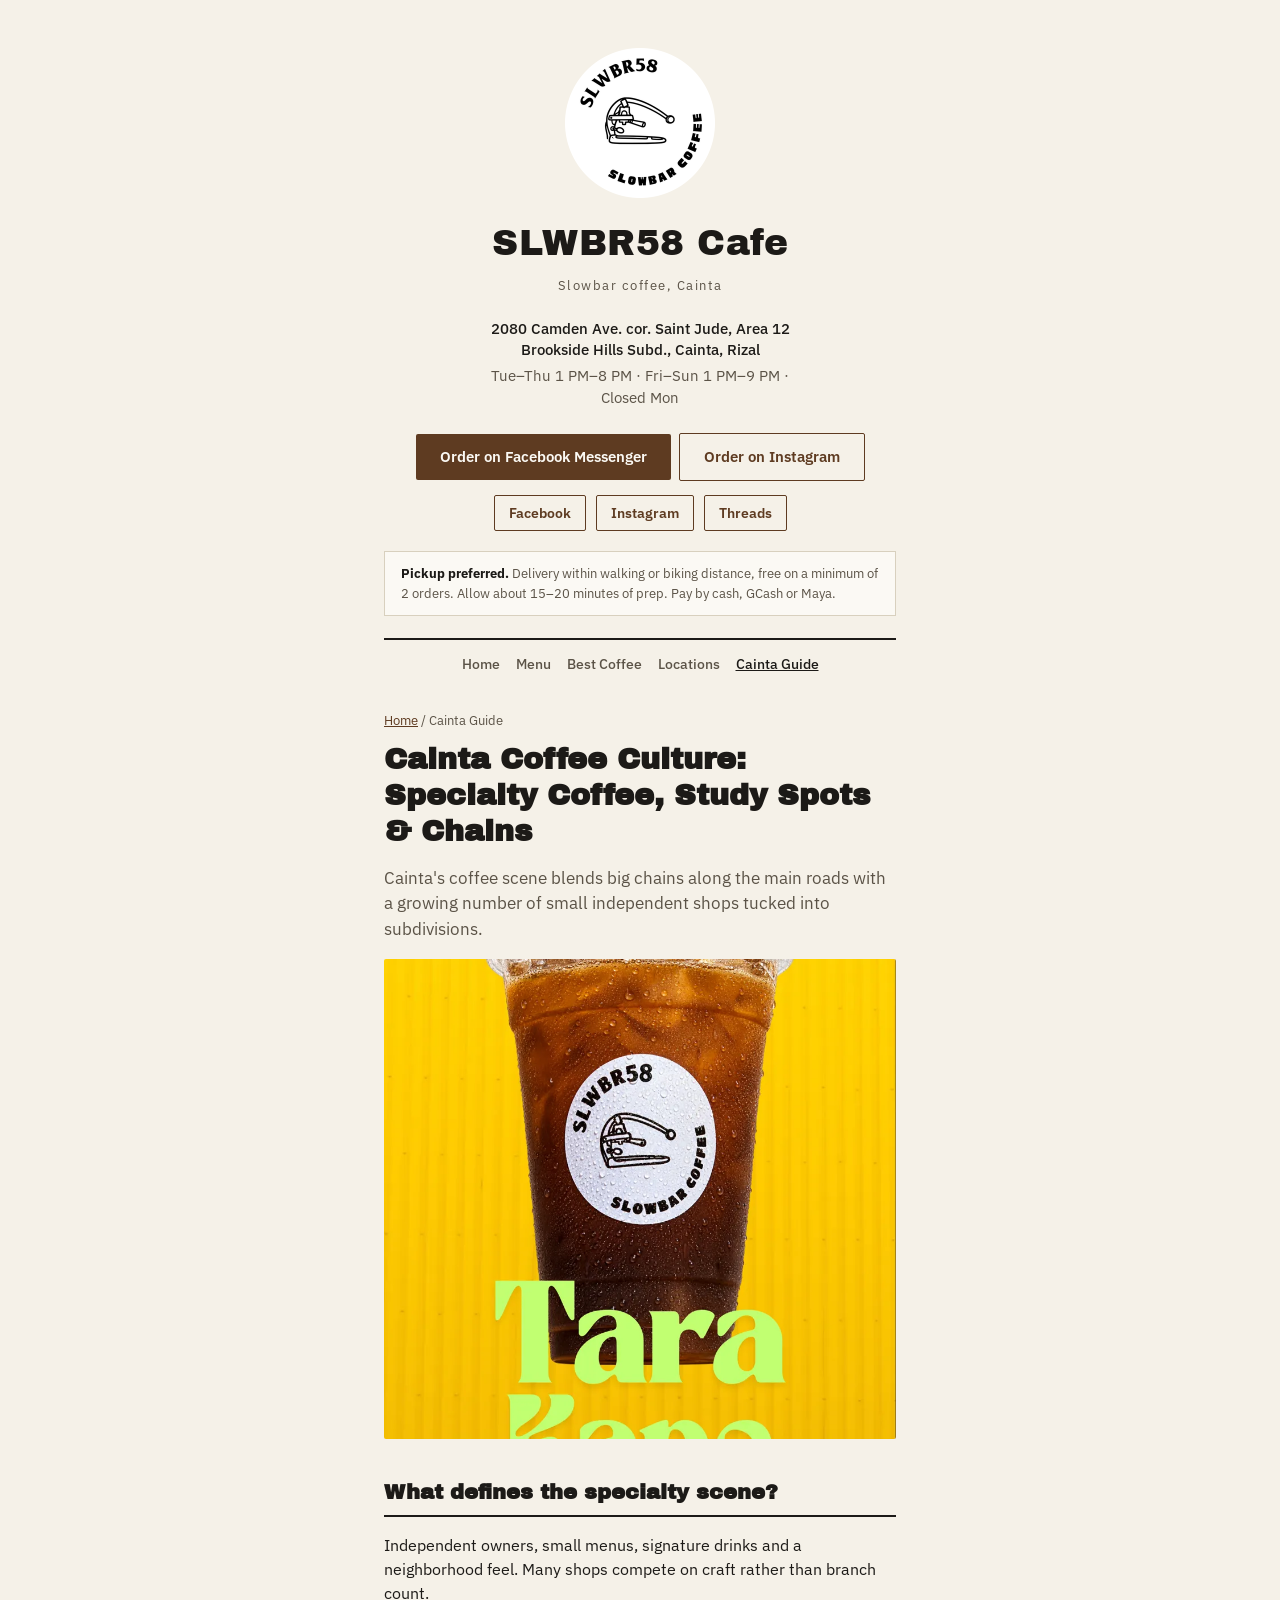
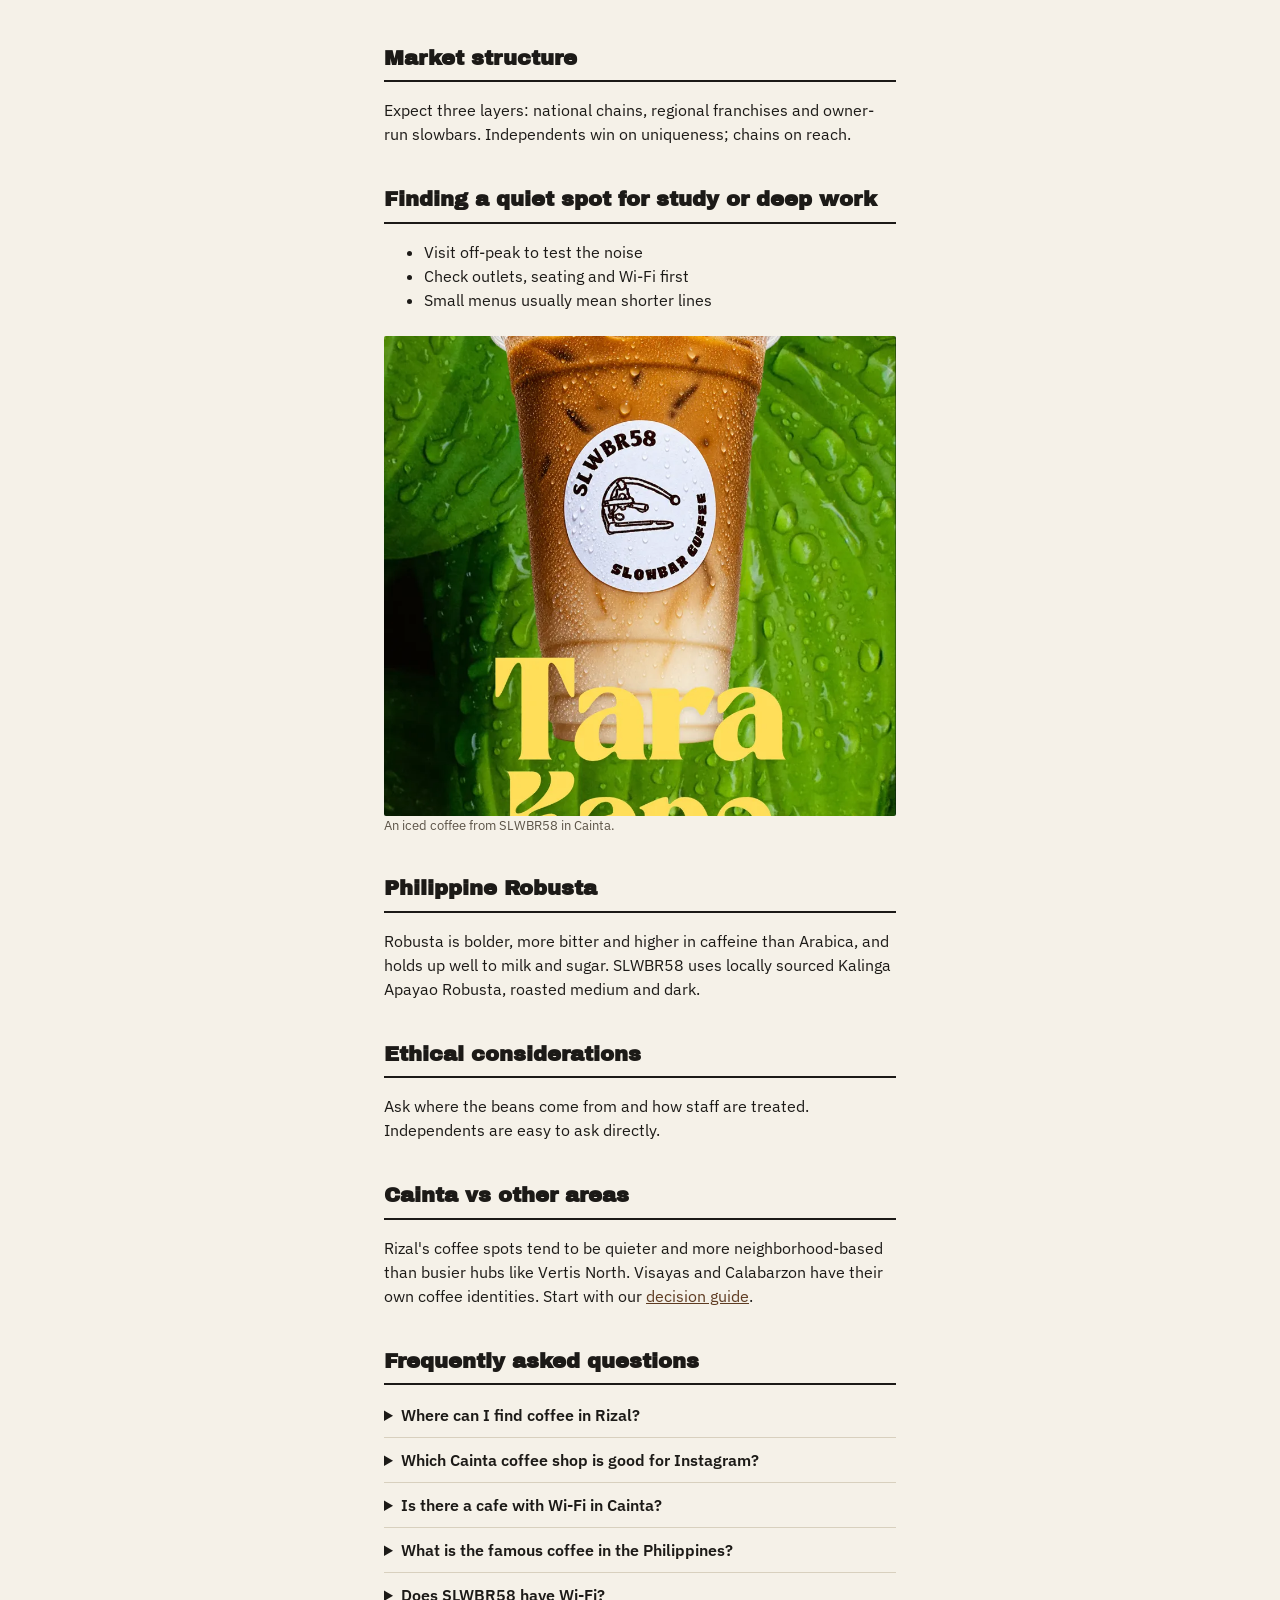
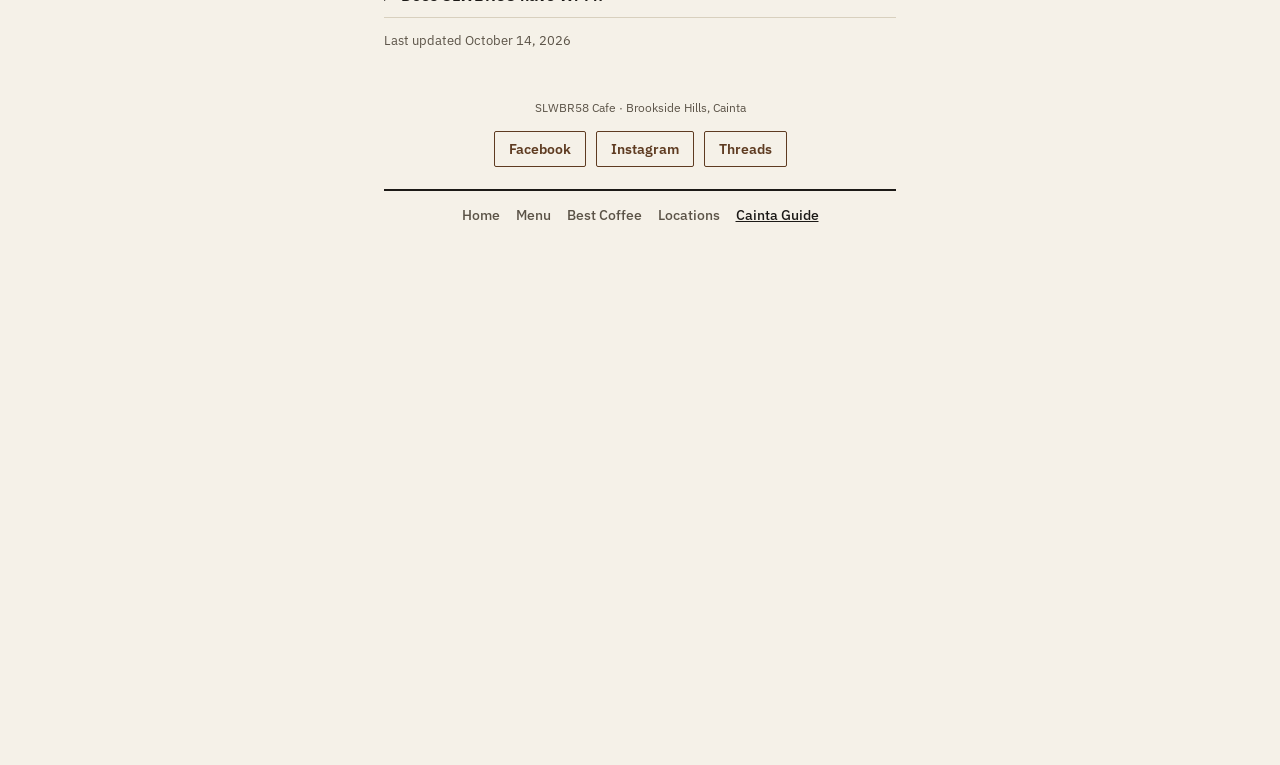
<file: cainta-coffee-culture-guide.html>
<!DOCTYPE html>
<html lang="en-PH"><head><meta charset="utf-8"><meta name="viewport" content="width=device-width,initial-scale=1">
<title>Cainta Coffee Culture: Specialty Cafes, Study Spots &amp; Local Gems</title>
<meta name="description" content="Guide to coffee in Cainta, Rizal: specialty scene, quiet spots for deep work, Wi-Fi cafes, chains vs local shops, and Rizal vs Vertis, Visayas and Calabarzon."><meta name="author" content="SLWBR58 Cafe">
<link rel="canonical" href="https://slwbr58cafe.github.io/slwbr58.cafe/cainta-coffee-culture-guide.html"><link rel="alternate" hreflang="en-PH" href="https://slwbr58cafe.github.io/slwbr58.cafe/cainta-coffee-culture-guide.html">
<meta name="robots" content="index,follow,max-image-preview:large,max-snippet:-1"><meta name="theme-color" content="#F5F1E8">
<meta name="geo.region" content="PH-RIZ"><meta name="geo.placename" content="Cainta, Rizal"><meta name="geo.position" content="14.5958488;121.1294059"><meta name="ICBM" content="14.5958488, 121.1294059">
<meta property="og:type" content="website"><meta property="og:site_name" content="SLWBR58 Cafe"><meta property="og:locale" content="en_PH">
<meta property="og:title" content="Cainta Coffee Culture: Specialty Cafes, Study Spots &amp; Local Gems"><meta property="og:description" content="Guide to coffee in Cainta, Rizal: specialty scene, quiet spots for deep work, Wi-Fi cafes, chains vs local shops, and Rizal vs Vertis, Visayas and Calabarzon."><meta property="og:url" content="https://slwbr58cafe.github.io/slwbr58.cafe/cainta-coffee-culture-guide.html">
<meta property="og:image" content="https://slwbr58cafe.github.io/slwbr58.cafe/images/og-image.jpg"><meta property="og:image:width" content="1200"><meta property="og:image:height" content="630"><meta property="og:image:alt" content="Iced black coffee in a SLWBR58 Slowbar Coffee cup on a yellow background">
<meta name="twitter:card" content="summary_large_image"><meta name="twitter:title" content="Cainta Coffee Culture: Specialty Cafes, Study Spots &amp; Local Gems"><meta name="twitter:description" content="Guide to coffee in Cainta, Rizal: specialty scene, quiet spots for deep work, Wi-Fi cafes, chains vs local shops, and Rizal vs Vertis, Visayas and Calabarzon."><meta name="twitter:image" content="https://slwbr58cafe.github.io/slwbr58.cafe/images/og-image.jpg">
<link rel="icon" href="images/favicon.png"><link rel="apple-touch-icon" href="images/favicon.png">
<link rel="preconnect" href="https://fonts.googleapis.com"><link rel="preconnect" href="https://fonts.gstatic.com" crossorigin>
<link href="https://fonts.googleapis.com/css2?family=Archivo+Black&family=IBM+Plex+Sans:ital,wght@0,400;0,500;0,600;1,400&display=swap" rel="stylesheet">
<link rel="stylesheet" href="style.css">
<script async src="https://www.googletagmanager.com/gtag/js?id=G-DD16322990"></script>
<script>window.dataLayer=window.dataLayer||[];function gtag(){dataLayer.push(arguments);}gtag('js',new Date());gtag('config','G-DD16322990');</script>
<script type="application/ld+json">
{
 "@context": "https://schema.org",
 "@graph": [
  {
   "@type": [
    "CafeOrCoffeeShop",
    "LocalBusiness"
   ],
   "@id": "https://slwbr58cafe.github.io/slwbr58.cafe/#business",
   "name": "SLWBR58 Cafe",
   "alternateName": "Slowbar Coffee",
   "url": "https://slwbr58cafe.github.io/slwbr58.cafe/",
   "logo": "https://slwbr58cafe.github.io/slwbr58.cafe/images/logo.png",
   "image": [
    "https://slwbr58cafe.github.io/slwbr58.cafe/images/tara-kape-iced-black-coffee.webp",
    "https://slwbr58cafe.github.io/slwbr58.cafe/images/tara-kape-iced-milk-coffee.webp",
    "https://slwbr58cafe.github.io/slwbr58.cafe/images/tara-matcha-strawberry.webp",
    "https://slwbr58cafe.github.io/slwbr58.cafe/images/slwbr58-coffee-shop-facade-cainta.webp",
    "https://slwbr58cafe.github.io/slwbr58.cafe/images/og-image.jpg"
   ],
   "description": "Independent third-wave slowbar coffee shop in Brookside Hills, Cainta, Rizal.",
   "servesCuisine": "Coffee, Matcha, Milk drinks",
   "priceRange": "₱50–₱140",
   "areaServed": "Cainta, Rizal",
   "hasMenu": "https://slwbr58cafe.github.io/slwbr58.cafe/menu.html",
   "address": {
    "@type": "PostalAddress",
    "streetAddress": "2080 Camden Ave. cor. Saint Jude, Area 12, Brookside Hills Subd.",
    "addressLocality": "Cainta",
    "addressRegion": "Rizal",
    "addressCountry": "PH"
   },
   "geo": {
    "@type": "GeoCoordinates",
    "latitude": 14.5958488,
    "longitude": 121.1294059
   },
   "hasMap": "https://maps.app.goo.gl/7YfDRmRfWcPnpjkU7",
   "openingHoursSpecification": [
    {
     "@type": "OpeningHoursSpecification",
     "dayOfWeek": [
      "Tuesday",
      "Wednesday",
      "Thursday"
     ],
     "opens": "13:00",
     "closes": "20:00"
    },
    {
     "@type": "OpeningHoursSpecification",
     "dayOfWeek": [
      "Friday",
      "Saturday",
      "Sunday"
     ],
     "opens": "13:00",
     "closes": "21:00"
    }
   ],
   "paymentAccepted": "Cash, GCash, Maya",
   "currenciesAccepted": "PHP",
   "amenityFeature": [
    {
     "@type": "LocationFeatureSpecification",
     "name": "Free Wi-Fi for customers",
     "value": true
    }
   ],
   "sameAs": [
    "https://www.facebook.com/slwbr58.cafe",
    "https://www.instagram.com/slwbr58.coffee/",
    "https://www.threads.com/@slwbr58.coffee"
   ],
   "potentialAction": [
    {
     "@type": "OrderAction",
     "target": "https://www.facebook.com/slwbr58.cafe"
    },
    {
     "@type": "OrderAction",
     "target": "https://www.instagram.com/slwbr58.coffee/"
    }
   ],
   "review": [
    {
     "@type": "Review",
     "author": {
      "@type": "Person",
      "name": "Jeff U"
     },
     "reviewRating": {
      "@type": "Rating",
      "ratingValue": 5,
      "bestRating": 5
     },
     "reviewBody": "I love their blueberry matcha!",
     "datePublished": "2026-09-30"
    },
    {
     "@type": "Review",
     "author": {
      "@type": "Person",
      "name": "Aya A"
     },
     "reviewRating": {
      "@type": "Rating",
      "ratingValue": 5,
      "bestRating": 5
     },
     "reviewBody": "good affordable neighborhood cafe! :)",
     "datePublished": "2026-09-30"
    },
    {
     "@type": "Review",
     "author": {
      "@type": "Person",
      "name": "Denjylie C"
     },
     "reviewRating": {
      "@type": "Rating",
      "ratingValue": 5,
      "bestRating": 5
     },
     "reviewBody": "Tried the Cinnamon Latte at this new coffee bar and really enjoyed it! ☕️ The coffee was strong, with a well-balanced milk ratio, and the cinnamon added a nice touch without overpowering the coffee. Considering the taste and quality, I'd say it's worth the price. Definitely coming back to try their other drinks!",
     "datePublished": "2026-09-30"
    }
   ]
  },
  {
   "@type": "WebSite",
   "@id": "https://slwbr58cafe.github.io/slwbr58.cafe/#website",
   "url": "https://slwbr58cafe.github.io/slwbr58.cafe/",
   "name": "SLWBR58 Cafe",
   "inLanguage": "en-PH",
   "publisher": {
    "@id": "https://slwbr58cafe.github.io/slwbr58.cafe/#business"
   }
  },
  {
   "@type": "WebPage",
   "@id": "https://slwbr58cafe.github.io/slwbr58.cafe/cainta-coffee-culture-guide.html#page",
   "url": "https://slwbr58cafe.github.io/slwbr58.cafe/cainta-coffee-culture-guide.html",
   "name": "Cainta Coffee Culture: Specialty Cafes, Study Spots & Local Gems",
   "description": "Guide to coffee in Cainta, Rizal: specialty scene, quiet spots for deep work, Wi-Fi cafes, chains vs local shops, and Rizal vs Vertis, Visayas and Calabarzon.",
   "isPartOf": {
    "@id": "https://slwbr58cafe.github.io/slwbr58.cafe/#website"
   },
   "about": {
    "@id": "https://slwbr58cafe.github.io/slwbr58.cafe/#business"
   },
   "primaryImageOfPage": "https://slwbr58cafe.github.io/slwbr58.cafe/images/tara-kape-iced-milk-coffee.webp",
   "dateModified": "2026-10-14",
   "inLanguage": "en-PH"
  },
  {
   "@type": "BreadcrumbList",
   "itemListElement": [
    {
     "@type": "ListItem",
     "position": 1,
     "name": "Home",
     "item": "https://slwbr58cafe.github.io/slwbr58.cafe/"
    },
    {
     "@type": "ListItem",
     "position": 2,
     "name": "Cainta Guide",
     "item": "https://slwbr58cafe.github.io/slwbr58.cafe/cainta-coffee-culture-guide.html"
    }
   ]
  },
  {
   "@type": "FAQPage",
   "mainEntity": [
    {
     "@type": "Question",
     "name": "Where can I find coffee in Rizal?",
     "acceptedAnswer": {
      "@type": "Answer",
      "text": "Cainta, Antipolo, Taytay and Marikina all have cafes. In Cainta, SLWBR58 Cafe in Brookside Hills is one independent option."
     }
    },
    {
     "@type": "Question",
     "name": "Which Cainta coffee shop is good for Instagram?",
     "acceptedAnswer": {
      "@type": "Answer",
      "text": "SLWBR58's colorful Tara Kape and Tara Matcha cups are built for photos."
     }
    },
    {
     "@type": "Question",
     "name": "Is there a cafe with Wi-Fi in Cainta?",
     "acceptedAnswer": {
      "@type": "Answer",
      "text": "Several shops offer it. Confirm with each shop before you go."
     }
    },
    {
     "@type": "Question",
     "name": "What is the famous coffee in the Philippines?",
     "acceptedAnswer": {
      "@type": "Answer",
      "text": "Barako, a strong coffee grown in Batangas and Cavite, is the best-known local style."
     }
    },
    {
     "@type": "Question",
     "name": "Does SLWBR58 have Wi-Fi?",
     "acceptedAnswer": {
      "@type": "Answer",
      "text": "Yes. Free Wi-Fi is available for customers: buy a drink and ask our staff for the password."
     }
    }
   ]
  },
  {
   "@type": "Article",
   "headline": "Cainta Coffee Culture: Specialty Coffee, Study Spots & Chains",
   "description": "Guide to coffee in Cainta, Rizal: specialty scene, quiet spots for deep work, Wi-Fi cafes, chains vs local shops, and Rizal vs Vertis, Visayas and Calabarzon.",
   "image": "https://slwbr58cafe.github.io/slwbr58.cafe/images/tara-kape-iced-milk-coffee.webp",
   "datePublished": "2026-10-14",
   "dateModified": "2026-10-14",
   "author": {
    "@id": "https://slwbr58cafe.github.io/slwbr58.cafe/#business"
   },
   "publisher": {
    "@id": "https://slwbr58cafe.github.io/slwbr58.cafe/#business"
   },
   "mainEntityOfPage": "https://slwbr58cafe.github.io/slwbr58.cafe/cainta-coffee-culture-guide.html"
  }
 ]
}
</script></head><body><div class="sheet">
<header><a href="index.html"><img class="logo" src="images/logo.png" alt="SLWBR58 Slowbar Coffee logo" width="150" height="150"></a>
<p class="brand">SLWBR58 Cafe</p><p class="tagline">Slowbar coffee, Cainta</p>
<div class="info"><p class="addr">2080 Camden Ave. cor. Saint Jude, Area 12<br>Brookside Hills Subd., Cainta, Rizal</p><p>Tue–Thu 1 PM–8 PM · Fri–Sun 1 PM–9 PM · Closed Mon</p></div>
<a class="fb-btn" href="https://www.facebook.com/slwbr58.cafe" target="_blank" rel="noopener">Order on Facebook Messenger</a> <a class="fb-btn alt" href="https://www.instagram.com/slwbr58.coffee/" target="_blank" rel="noopener">Order on Instagram</a>
<div class="social" aria-label="Social media"><a href="https://www.facebook.com/slwbr58.cafe" rel="me noopener" target="_blank">Facebook</a><a href="https://www.instagram.com/slwbr58.coffee/" rel="me noopener" target="_blank">Instagram</a><a href="https://www.threads.com/@slwbr58.coffee" rel="me noopener" target="_blank">Threads</a></div>
<div class="delivery-note"><strong>Pickup preferred.</strong> Delivery within walking or biking distance, free on a minimum of 2 orders. Allow about 15–20 minutes of prep. Pay by cash, GCash or Maya.</div>
<nav class="mainnav" aria-label="Main"><a href="index.html">Home</a><a href="menu.html">Menu</a><a href="best-coffee-shop-in-cainta-rizal.html">Best Coffee</a><a href="coffee-shops-near-brookside-hills-cainta.html">Locations</a><a href="cainta-coffee-culture-guide.html" aria-current=page>Cainta Guide</a></nav></header>
<main><article><nav class="crumbs" aria-label="Breadcrumb"><a href="index.html">Home</a> / Cainta Guide</nav>
<h1>Cainta Coffee Culture: Specialty Coffee, Study Spots & Chains</h1><p class="lead">Cainta's coffee scene blends big chains along the main roads with a growing number of small independent shops tucked into subdivisions.</p>
<img class="hero" src="images/tara-kape-iced-milk-coffee.webp" alt="Iced milk coffee layered brown to cream in a SLWBR58 Slowbar Coffee cup against wet green leaves, with the words Tara Kape" width="900" height="1272" fetchpriority="high">
<h2>What defines the specialty scene?</h2><p>Independent owners, small menus, signature drinks and a neighborhood feel. Many shops compete on craft rather than branch count.</p>
<h2>Market structure</h2><p>Expect three layers: national chains, regional franchises and owner-run slowbars. Independents win on uniqueness; chains on reach.</p>
<h2>Finding a quiet spot for study or deep work</h2><ul><li>Visit off-peak to test the noise</li><li>Check outlets, seating and Wi-Fi first</li><li>Small menus usually mean shorter lines</li></ul>
<figure><img src="images/tara-kape-iced-black-coffee.webp" alt="Iced black coffee in a clear SLWBR58 Slowbar Coffee cup with the lever-espresso-machine logo sticker, on a bright yellow background with the words Tara Kape" width="900" height="1272" loading="lazy"><figcaption>An iced coffee from SLWBR58 in Cainta.</figcaption></figure>
<h2>Philippine Robusta</h2><p>Robusta is bolder, more bitter and higher in caffeine than Arabica, and holds up well to milk and sugar. SLWBR58 uses locally sourced Kalinga Apayao Robusta, roasted medium and dark.</p><h2>Ethical considerations</h2><p>Ask where the beans come from and how staff are treated. Independents are easy to ask directly.</p>
<h2>Cainta vs other areas</h2><p>Rizal's coffee spots tend to be quieter and more neighborhood-based than busier hubs like Vertis North. Visayas and Calabarzon have their own coffee identities. Start with our <a href="best-coffee-shop-in-cainta-rizal.html">decision guide</a>.</p>
<h2>Frequently asked questions</h2><details><summary>Where can I find coffee in Rizal?</summary><p>Cainta, Antipolo, Taytay and Marikina all have cafes. In Cainta, SLWBR58 Cafe in Brookside Hills is one independent option.</p></details><details><summary>Which Cainta coffee shop is good for Instagram?</summary><p>SLWBR58's colorful Tara Kape and Tara Matcha cups are built for photos.</p></details><details><summary>Is there a cafe with Wi-Fi in Cainta?</summary><p>Several shops offer it. Confirm with each shop before you go.</p></details><details><summary>What is the famous coffee in the Philippines?</summary><p>Barako, a strong coffee grown in Batangas and Cavite, is the best-known local style.</p></details><details><summary>Does SLWBR58 have Wi-Fi?</summary><p>Yes. Free Wi-Fi is available for customers: buy a drink and ask our staff for the password.</p></details>
<p class="meta">Last updated <time datetime="2026-10-14">October 14, 2026</time></p></article></main>
<footer><p>SLWBR58 Cafe · Brookside Hills, Cainta</p><div class="social"><a href="https://www.facebook.com/slwbr58.cafe" rel="me noopener" target="_blank">Facebook</a><a href="https://www.instagram.com/slwbr58.coffee/" rel="me noopener" target="_blank">Instagram</a><a href="https://www.threads.com/@slwbr58.coffee" rel="me noopener" target="_blank">Threads</a></div><nav class="mainnav" aria-label="Footer"><a href="index.html">Home</a><a href="menu.html">Menu</a><a href="best-coffee-shop-in-cainta-rizal.html">Best Coffee</a><a href="coffee-shops-near-brookside-hills-cainta.html">Locations</a><a href="cainta-coffee-culture-guide.html" aria-current=page>Cainta Guide</a></nav>
<section class="google-map"><iframe title="Map of SLWBR58 Cafe, Brookside Hills, Cainta" src="https://www.google.com/maps/embed?pb=!1m18!1m12!1m3!1d4700.63521577092!2d121.1294059!3d14.595848799999999!2m3!1f0!2f0!3f0!3m2!1i1024!2i768!4f13.1!3m3!1m2!1s0x3397c7123bed62a3%3A0x2a82777b4a494ba3!2sSLWBR58%20Coffee!5e1!3m2!1sen!2sph!4v1789281087036!5m2!1sen!2sph" width="516" height="450" style="border:0;" allowfullscreen loading="lazy" referrerpolicy="strict-origin-when-cross-origin"></iframe></section></footer>
</div></body></html>
</file>
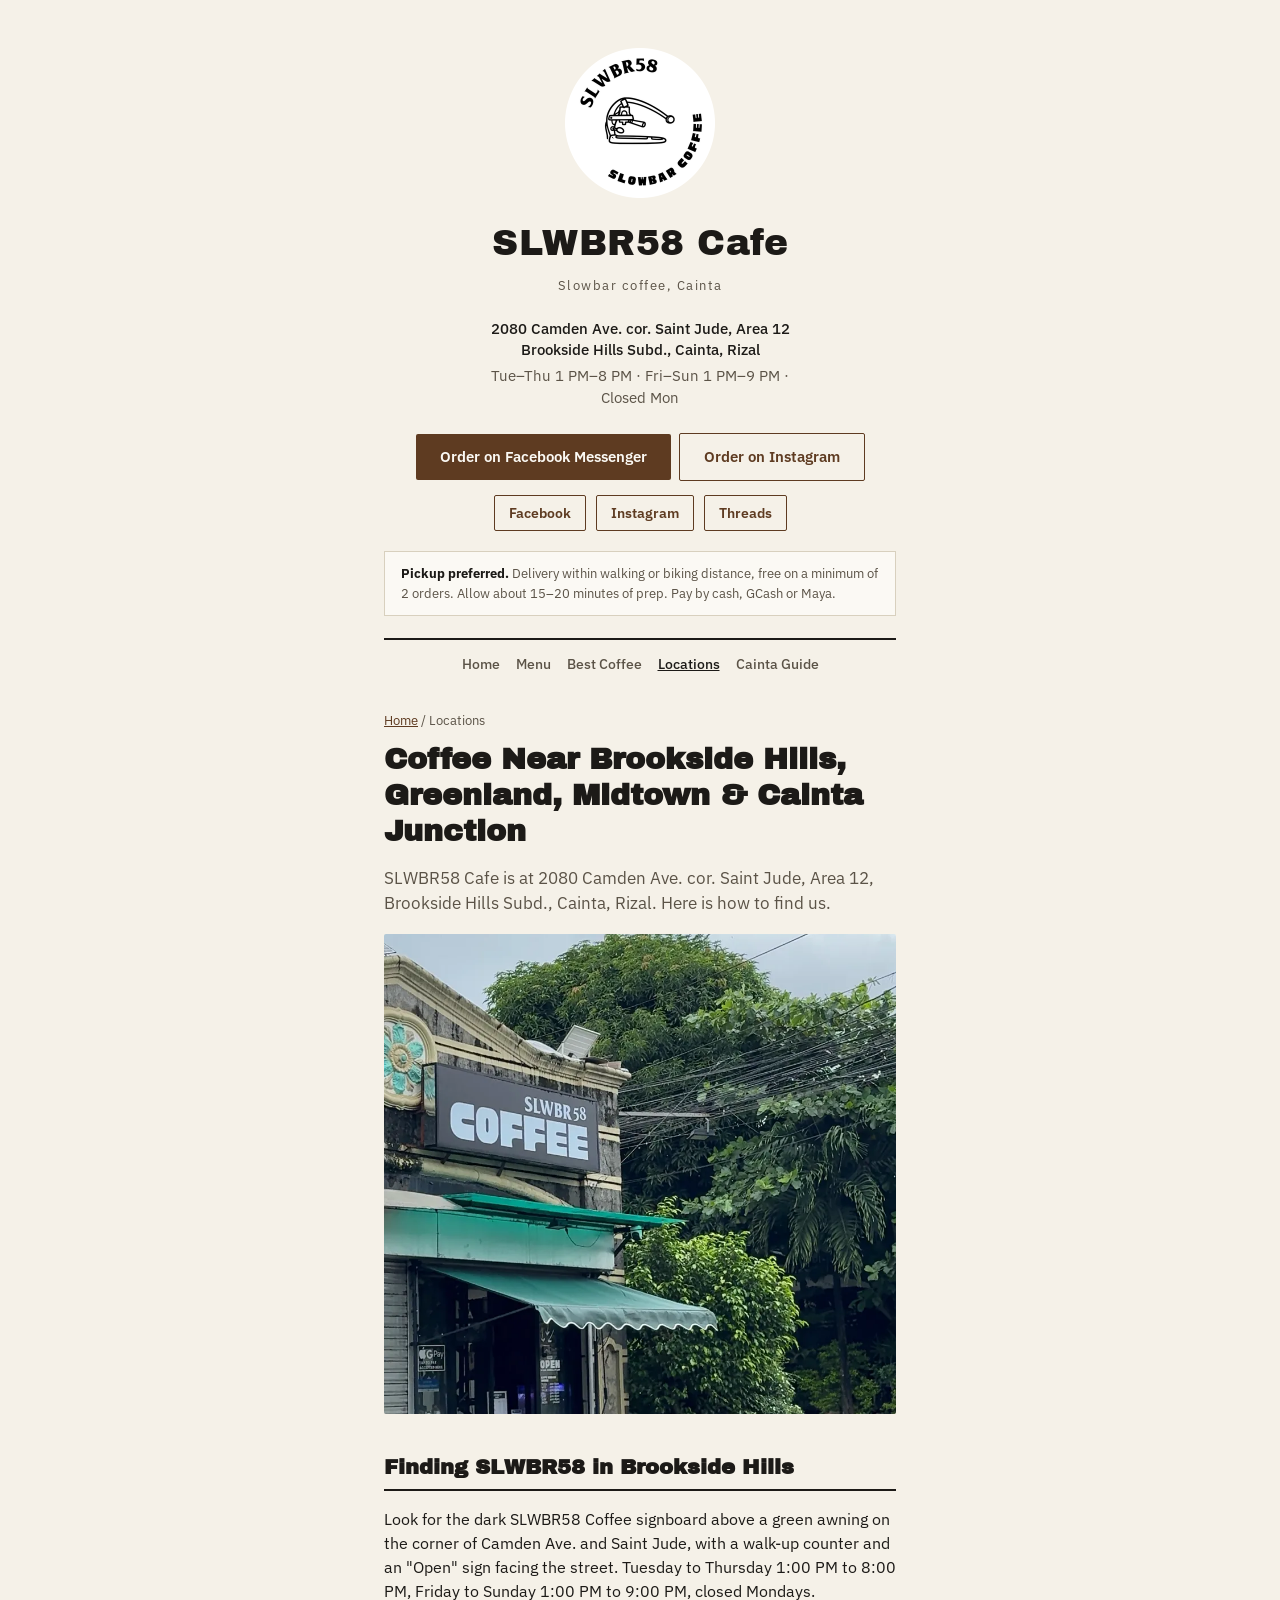
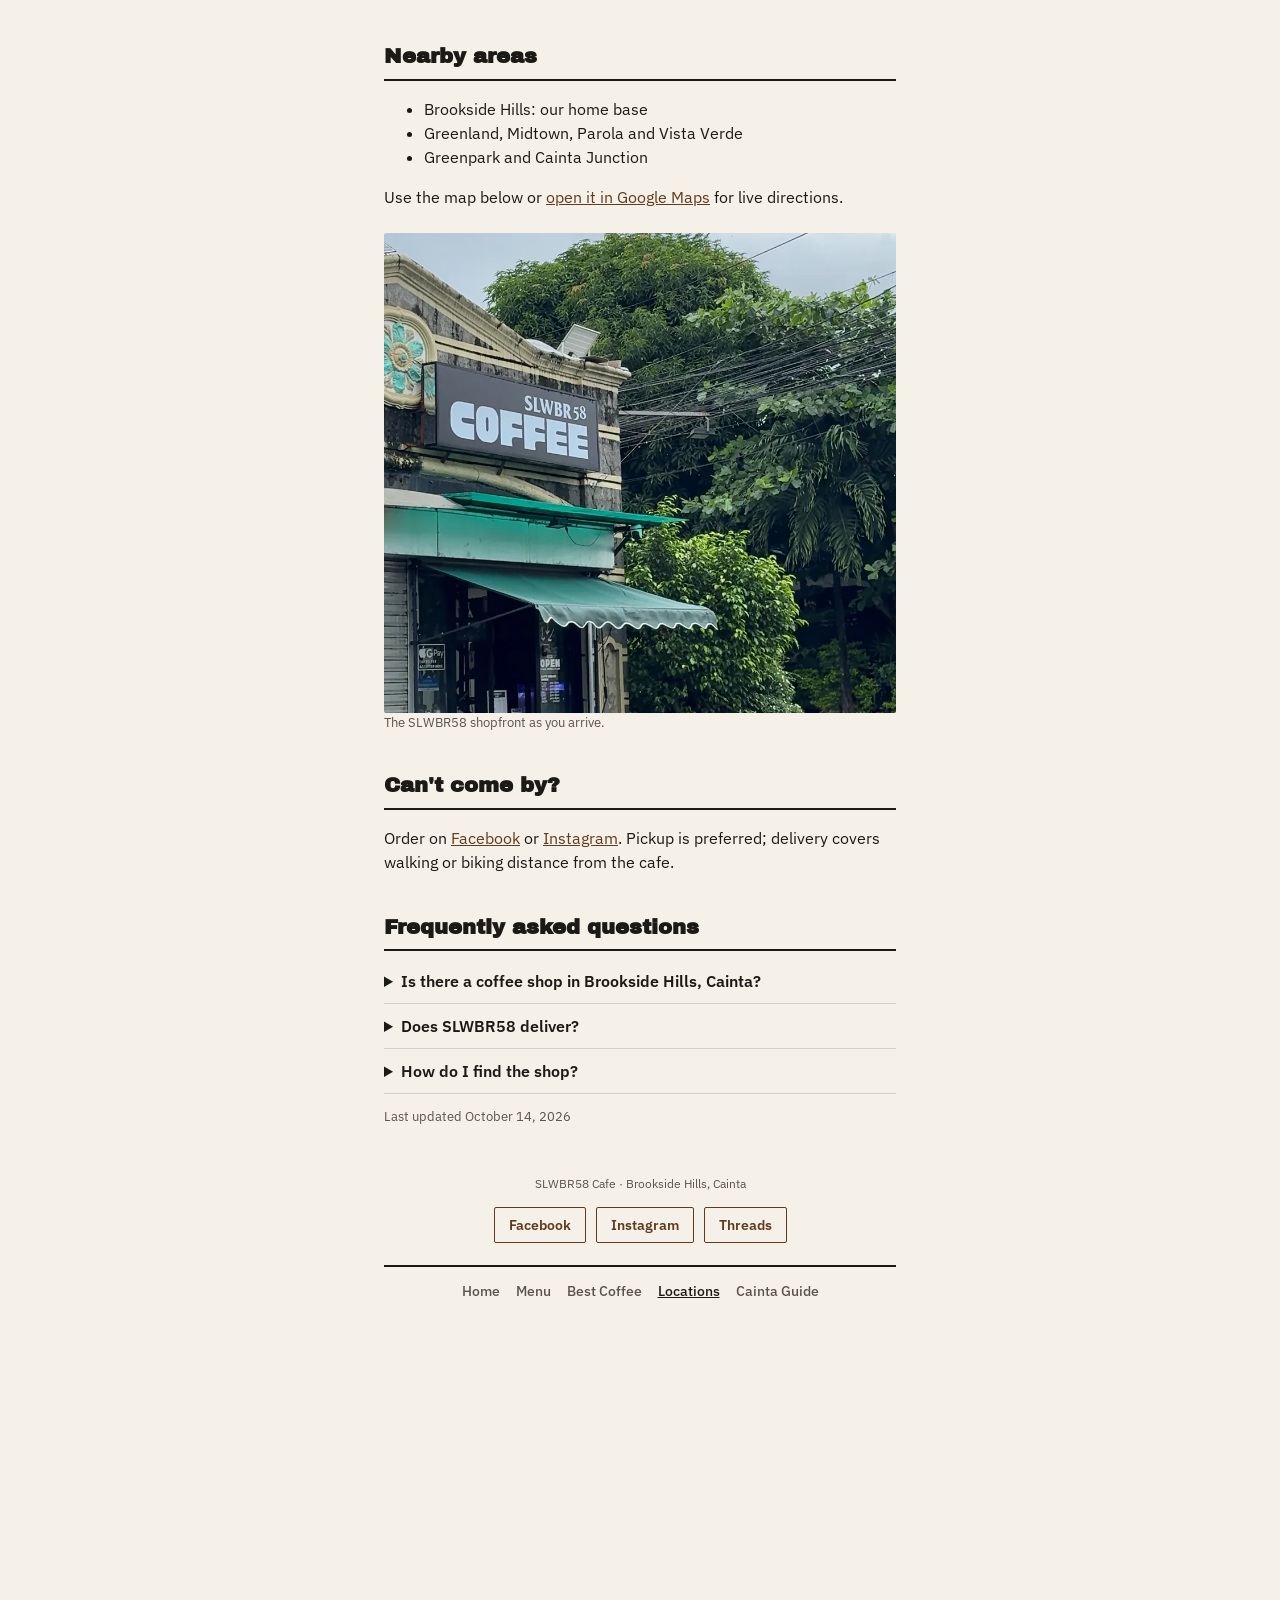
<file: coffee-shops-near-brookside-hills-cainta.html>
<!DOCTYPE html>
<html lang="en-PH"><head><meta charset="utf-8"><meta name="viewport" content="width=device-width,initial-scale=1">
<title>Coffee Shop in Brookside Hills, Cainta: Directions &amp; Hours</title>
<meta name="description" content="Coffee shop in Brookside Hills, Cainta: SLWBR58 Cafe at 2080 Camden Ave. cor. Saint Jude, Area 12. Hours, directions and nearby Cainta areas."><meta name="author" content="SLWBR58 Cafe">
<link rel="canonical" href="https://slwbr58cafe.github.io/slwbr58.cafe/coffee-shops-near-brookside-hills-cainta.html"><link rel="alternate" hreflang="en-PH" href="https://slwbr58cafe.github.io/slwbr58.cafe/coffee-shops-near-brookside-hills-cainta.html">
<meta name="robots" content="index,follow,max-image-preview:large,max-snippet:-1"><meta name="theme-color" content="#F5F1E8">
<meta name="geo.region" content="PH-RIZ"><meta name="geo.placename" content="Cainta, Rizal"><meta name="geo.position" content="14.5958488;121.1294059"><meta name="ICBM" content="14.5958488, 121.1294059">
<meta property="og:type" content="website"><meta property="og:site_name" content="SLWBR58 Cafe"><meta property="og:locale" content="en_PH">
<meta property="og:title" content="Coffee Shop in Brookside Hills, Cainta: Directions &amp; Hours"><meta property="og:description" content="Coffee shop in Brookside Hills, Cainta: SLWBR58 Cafe at 2080 Camden Ave. cor. Saint Jude, Area 12. Hours, directions and nearby Cainta areas."><meta property="og:url" content="https://slwbr58cafe.github.io/slwbr58.cafe/coffee-shops-near-brookside-hills-cainta.html">
<meta property="og:image" content="https://slwbr58cafe.github.io/slwbr58.cafe/images/og-image.jpg"><meta property="og:image:width" content="1200"><meta property="og:image:height" content="630"><meta property="og:image:alt" content="Iced black coffee in a SLWBR58 Slowbar Coffee cup on a yellow background">
<meta name="twitter:card" content="summary_large_image"><meta name="twitter:title" content="Coffee Shop in Brookside Hills, Cainta: Directions &amp; Hours"><meta name="twitter:description" content="Coffee shop in Brookside Hills, Cainta: SLWBR58 Cafe at 2080 Camden Ave. cor. Saint Jude, Area 12. Hours, directions and nearby Cainta areas."><meta name="twitter:image" content="https://slwbr58cafe.github.io/slwbr58.cafe/images/og-image.jpg">
<link rel="icon" href="images/favicon.png"><link rel="apple-touch-icon" href="images/favicon.png">
<link rel="preconnect" href="https://fonts.googleapis.com"><link rel="preconnect" href="https://fonts.gstatic.com" crossorigin>
<link href="https://fonts.googleapis.com/css2?family=Archivo+Black&family=IBM+Plex+Sans:ital,wght@0,400;0,500;0,600;1,400&display=swap" rel="stylesheet">
<link rel="stylesheet" href="style.css">
<script async src="https://www.googletagmanager.com/gtag/js?id=G-DD16322990"></script>
<script>window.dataLayer=window.dataLayer||[];function gtag(){dataLayer.push(arguments);}gtag('js',new Date());gtag('config','G-DD16322990');</script>
<script type="application/ld+json">
{
 "@context": "https://schema.org",
 "@graph": [
  {
   "@type": [
    "CafeOrCoffeeShop",
    "LocalBusiness"
   ],
   "@id": "https://slwbr58cafe.github.io/slwbr58.cafe/#business",
   "name": "SLWBR58 Cafe",
   "alternateName": "Slowbar Coffee",
   "url": "https://slwbr58cafe.github.io/slwbr58.cafe/",
   "logo": "https://slwbr58cafe.github.io/slwbr58.cafe/images/logo.png",
   "image": [
    "https://slwbr58cafe.github.io/slwbr58.cafe/images/tara-kape-iced-black-coffee.webp",
    "https://slwbr58cafe.github.io/slwbr58.cafe/images/tara-kape-iced-milk-coffee.webp",
    "https://slwbr58cafe.github.io/slwbr58.cafe/images/tara-matcha-strawberry.webp",
    "https://slwbr58cafe.github.io/slwbr58.cafe/images/slwbr58-coffee-shop-facade-cainta.webp",
    "https://slwbr58cafe.github.io/slwbr58.cafe/images/og-image.jpg"
   ],
   "description": "Independent third-wave slowbar coffee shop in Brookside Hills, Cainta, Rizal.",
   "servesCuisine": "Coffee, Matcha, Milk drinks",
   "priceRange": "₱50–₱140",
   "areaServed": "Cainta, Rizal",
   "hasMenu": "https://slwbr58cafe.github.io/slwbr58.cafe/menu.html",
   "address": {
    "@type": "PostalAddress",
    "streetAddress": "2080 Camden Ave. cor. Saint Jude, Area 12, Brookside Hills Subd.",
    "addressLocality": "Cainta",
    "addressRegion": "Rizal",
    "addressCountry": "PH"
   },
   "geo": {
    "@type": "GeoCoordinates",
    "latitude": 14.5958488,
    "longitude": 121.1294059
   },
   "hasMap": "https://maps.app.goo.gl/7YfDRmRfWcPnpjkU7",
   "openingHoursSpecification": [
    {
     "@type": "OpeningHoursSpecification",
     "dayOfWeek": [
      "Tuesday",
      "Wednesday",
      "Thursday"
     ],
     "opens": "13:00",
     "closes": "20:00"
    },
    {
     "@type": "OpeningHoursSpecification",
     "dayOfWeek": [
      "Friday",
      "Saturday",
      "Sunday"
     ],
     "opens": "13:00",
     "closes": "21:00"
    }
   ],
   "paymentAccepted": "Cash, GCash, Maya",
   "currenciesAccepted": "PHP",
   "amenityFeature": [
    {
     "@type": "LocationFeatureSpecification",
     "name": "Free Wi-Fi for customers",
     "value": true
    }
   ],
   "sameAs": [
    "https://www.facebook.com/slwbr58.cafe",
    "https://www.instagram.com/slwbr58.coffee/",
    "https://www.threads.com/@slwbr58.coffee"
   ],
   "potentialAction": [
    {
     "@type": "OrderAction",
     "target": "https://www.facebook.com/slwbr58.cafe"
    },
    {
     "@type": "OrderAction",
     "target": "https://www.instagram.com/slwbr58.coffee/"
    }
   ],
   "review": [
    {
     "@type": "Review",
     "author": {
      "@type": "Person",
      "name": "Jeff U"
     },
     "reviewRating": {
      "@type": "Rating",
      "ratingValue": 5,
      "bestRating": 5
     },
     "reviewBody": "I love their blueberry matcha!",
     "datePublished": "2026-09-30"
    },
    {
     "@type": "Review",
     "author": {
      "@type": "Person",
      "name": "Aya A"
     },
     "reviewRating": {
      "@type": "Rating",
      "ratingValue": 5,
      "bestRating": 5
     },
     "reviewBody": "good affordable neighborhood cafe! :)",
     "datePublished": "2026-09-30"
    },
    {
     "@type": "Review",
     "author": {
      "@type": "Person",
      "name": "Denjylie C"
     },
     "reviewRating": {
      "@type": "Rating",
      "ratingValue": 5,
      "bestRating": 5
     },
     "reviewBody": "Tried the Cinnamon Latte at this new coffee bar and really enjoyed it! ☕️ The coffee was strong, with a well-balanced milk ratio, and the cinnamon added a nice touch without overpowering the coffee. Considering the taste and quality, I'd say it's worth the price. Definitely coming back to try their other drinks!",
     "datePublished": "2026-09-30"
    }
   ]
  },
  {
   "@type": "WebSite",
   "@id": "https://slwbr58cafe.github.io/slwbr58.cafe/#website",
   "url": "https://slwbr58cafe.github.io/slwbr58.cafe/",
   "name": "SLWBR58 Cafe",
   "inLanguage": "en-PH",
   "publisher": {
    "@id": "https://slwbr58cafe.github.io/slwbr58.cafe/#business"
   }
  },
  {
   "@type": "WebPage",
   "@id": "https://slwbr58cafe.github.io/slwbr58.cafe/coffee-shops-near-brookside-hills-cainta.html#page",
   "url": "https://slwbr58cafe.github.io/slwbr58.cafe/coffee-shops-near-brookside-hills-cainta.html",
   "name": "Coffee Shop in Brookside Hills, Cainta: Directions & Hours",
   "description": "Coffee shop in Brookside Hills, Cainta: SLWBR58 Cafe at 2080 Camden Ave. cor. Saint Jude, Area 12. Hours, directions and nearby Cainta areas.",
   "isPartOf": {
    "@id": "https://slwbr58cafe.github.io/slwbr58.cafe/#website"
   },
   "about": {
    "@id": "https://slwbr58cafe.github.io/slwbr58.cafe/#business"
   },
   "primaryImageOfPage": "https://slwbr58cafe.github.io/slwbr58.cafe/images/slwbr58-coffee-shop-facade-cainta.webp",
   "dateModified": "2026-10-14",
   "inLanguage": "en-PH"
  },
  {
   "@type": "BreadcrumbList",
   "itemListElement": [
    {
     "@type": "ListItem",
     "position": 1,
     "name": "Home",
     "item": "https://slwbr58cafe.github.io/slwbr58.cafe/"
    },
    {
     "@type": "ListItem",
     "position": 2,
     "name": "Locations",
     "item": "https://slwbr58cafe.github.io/slwbr58.cafe/coffee-shops-near-brookside-hills-cainta.html"
    }
   ]
  },
  {
   "@type": "FAQPage",
   "mainEntity": [
    {
     "@type": "Question",
     "name": "Is there a coffee shop in Brookside Hills, Cainta?",
     "acceptedAnswer": {
      "@type": "Answer",
      "text": "Yes. SLWBR58 Cafe is at 2080 Camden Ave. cor. Saint Jude, Area 12, Brookside Hills Subd., Cainta, Rizal."
     }
    },
    {
     "@type": "Question",
     "name": "Does SLWBR58 deliver?",
     "acceptedAnswer": {
      "@type": "Answer",
      "text": "Yes, within walking or biking distance of the cafe, free on a minimum of 2 orders. Pickup is preferred. Message us on Facebook or Instagram to order."
     }
    },
    {
     "@type": "Question",
     "name": "How do I find the shop?",
     "acceptedAnswer": {
      "@type": "Answer",
      "text": "Look for the SLWBR58 Coffee signboard and green awning."
     }
    }
   ]
  },
  {
   "@type": "Article",
   "headline": "Coffee Near Brookside Hills, Greenland, Midtown & Cainta Junction",
   "description": "Coffee shop in Brookside Hills, Cainta: SLWBR58 Cafe at 2080 Camden Ave. cor. Saint Jude, Area 12. Hours, directions and nearby Cainta areas.",
   "image": "https://slwbr58cafe.github.io/slwbr58.cafe/images/slwbr58-coffee-shop-facade-cainta.webp",
   "datePublished": "2026-10-14",
   "dateModified": "2026-10-14",
   "author": {
    "@id": "https://slwbr58cafe.github.io/slwbr58.cafe/#business"
   },
   "publisher": {
    "@id": "https://slwbr58cafe.github.io/slwbr58.cafe/#business"
   },
   "mainEntityOfPage": "https://slwbr58cafe.github.io/slwbr58.cafe/coffee-shops-near-brookside-hills-cainta.html"
  }
 ]
}
</script></head><body><div class="sheet">
<header><a href="index.html"><img class="logo" src="images/logo.png" alt="SLWBR58 Slowbar Coffee logo" width="150" height="150"></a>
<p class="brand">SLWBR58 Cafe</p><p class="tagline">Slowbar coffee, Cainta</p>
<div class="info"><p class="addr">2080 Camden Ave. cor. Saint Jude, Area 12<br>Brookside Hills Subd., Cainta, Rizal</p><p>Tue–Thu 1 PM–8 PM · Fri–Sun 1 PM–9 PM · Closed Mon</p></div>
<a class="fb-btn" href="https://www.facebook.com/slwbr58.cafe" target="_blank" rel="noopener">Order on Facebook Messenger</a> <a class="fb-btn alt" href="https://www.instagram.com/slwbr58.coffee/" target="_blank" rel="noopener">Order on Instagram</a>
<div class="social" aria-label="Social media"><a href="https://www.facebook.com/slwbr58.cafe" rel="me noopener" target="_blank">Facebook</a><a href="https://www.instagram.com/slwbr58.coffee/" rel="me noopener" target="_blank">Instagram</a><a href="https://www.threads.com/@slwbr58.coffee" rel="me noopener" target="_blank">Threads</a></div>
<div class="delivery-note"><strong>Pickup preferred.</strong> Delivery within walking or biking distance, free on a minimum of 2 orders. Allow about 15–20 minutes of prep. Pay by cash, GCash or Maya.</div>
<nav class="mainnav" aria-label="Main"><a href="index.html">Home</a><a href="menu.html">Menu</a><a href="best-coffee-shop-in-cainta-rizal.html">Best Coffee</a><a href="coffee-shops-near-brookside-hills-cainta.html" aria-current=page>Locations</a><a href="cainta-coffee-culture-guide.html">Cainta Guide</a></nav></header>
<main><article><nav class="crumbs" aria-label="Breadcrumb"><a href="index.html">Home</a> / Locations</nav>
<h1>Coffee Near Brookside Hills, Greenland, Midtown & Cainta Junction</h1><p class="lead">SLWBR58 Cafe is at 2080 Camden Ave. cor. Saint Jude, Area 12, Brookside Hills Subd., Cainta, Rizal. Here is how to find us.</p>
<img class="hero" src="images/slwbr58-coffee-shop-facade-cainta.webp" alt="SLWBR58 Coffee shopfront at Camden Ave., Brookside Hills, Cainta, Rizal, with a green awning, walk-up counter, open sign and tropical trees" width="900" height="1600" fetchpriority="high">
<h2>Finding SLWBR58 in Brookside Hills</h2><p>Look for the dark SLWBR58 Coffee signboard above a green awning on the corner of Camden Ave. and Saint Jude, with a walk-up counter and an "Open" sign facing the street. Tuesday to Thursday 1:00 PM to 8:00 PM, Friday to Sunday 1:00 PM to 9:00 PM, closed Mondays.</p>
<h2>Nearby areas</h2><ul><li>Brookside Hills: our home base</li><li>Greenland, Midtown, Parola and Vista Verde</li><li>Greenpark and Cainta Junction</li></ul><p>Use the map below or <a href="https://maps.app.goo.gl/7YfDRmRfWcPnpjkU7">open it in Google Maps</a> for live directions.</p>
<figure><img src="images/slwbr58-coffee-shop-facade-cainta.webp" alt="SLWBR58 Coffee shopfront at Camden Ave., Brookside Hills, Cainta, Rizal, with a green awning, walk-up counter, open sign and tropical trees" width="900" height="1600" loading="lazy"><figcaption>The SLWBR58 shopfront as you arrive.</figcaption></figure>
<h2>Can't come by?</h2><p>Order on <a href="https://www.facebook.com/slwbr58.cafe">Facebook</a> or <a href="https://www.instagram.com/slwbr58.coffee/">Instagram</a>. Pickup is preferred; delivery covers walking or biking distance from the cafe.</p>
<h2>Frequently asked questions</h2><details><summary>Is there a coffee shop in Brookside Hills, Cainta?</summary><p>Yes. SLWBR58 Cafe is at 2080 Camden Ave. cor. Saint Jude, Area 12, Brookside Hills Subd., Cainta, Rizal.</p></details><details><summary>Does SLWBR58 deliver?</summary><p>Yes, within walking or biking distance of the cafe, free on a minimum of 2 orders. Pickup is preferred. Message us on Facebook or Instagram to order.</p></details><details><summary>How do I find the shop?</summary><p>Look for the SLWBR58 Coffee signboard and green awning.</p></details>
<p class="meta">Last updated <time datetime="2026-10-14">October 14, 2026</time></p></article></main>
<footer><p>SLWBR58 Cafe · Brookside Hills, Cainta</p><div class="social"><a href="https://www.facebook.com/slwbr58.cafe" rel="me noopener" target="_blank">Facebook</a><a href="https://www.instagram.com/slwbr58.coffee/" rel="me noopener" target="_blank">Instagram</a><a href="https://www.threads.com/@slwbr58.coffee" rel="me noopener" target="_blank">Threads</a></div><nav class="mainnav" aria-label="Footer"><a href="index.html">Home</a><a href="menu.html">Menu</a><a href="best-coffee-shop-in-cainta-rizal.html">Best Coffee</a><a href="coffee-shops-near-brookside-hills-cainta.html" aria-current=page>Locations</a><a href="cainta-coffee-culture-guide.html">Cainta Guide</a></nav>
<section class="google-map"><iframe title="Map of SLWBR58 Cafe, Brookside Hills, Cainta" src="https://www.google.com/maps/embed?pb=!1m18!1m12!1m3!1d4700.63521577092!2d121.1294059!3d14.595848799999999!2m3!1f0!2f0!3f0!3m2!1i1024!2i768!4f13.1!3m3!1m2!1s0x3397c7123bed62a3%3A0x2a82777b4a494ba3!2sSLWBR58%20Coffee!5e1!3m2!1sen!2sph!4v1789281087036!5m2!1sen!2sph" width="516" height="450" style="border:0;" allowfullscreen loading="lazy" referrerpolicy="strict-origin-when-cross-origin"></iframe></section></footer>
</div></body></html>
</file>
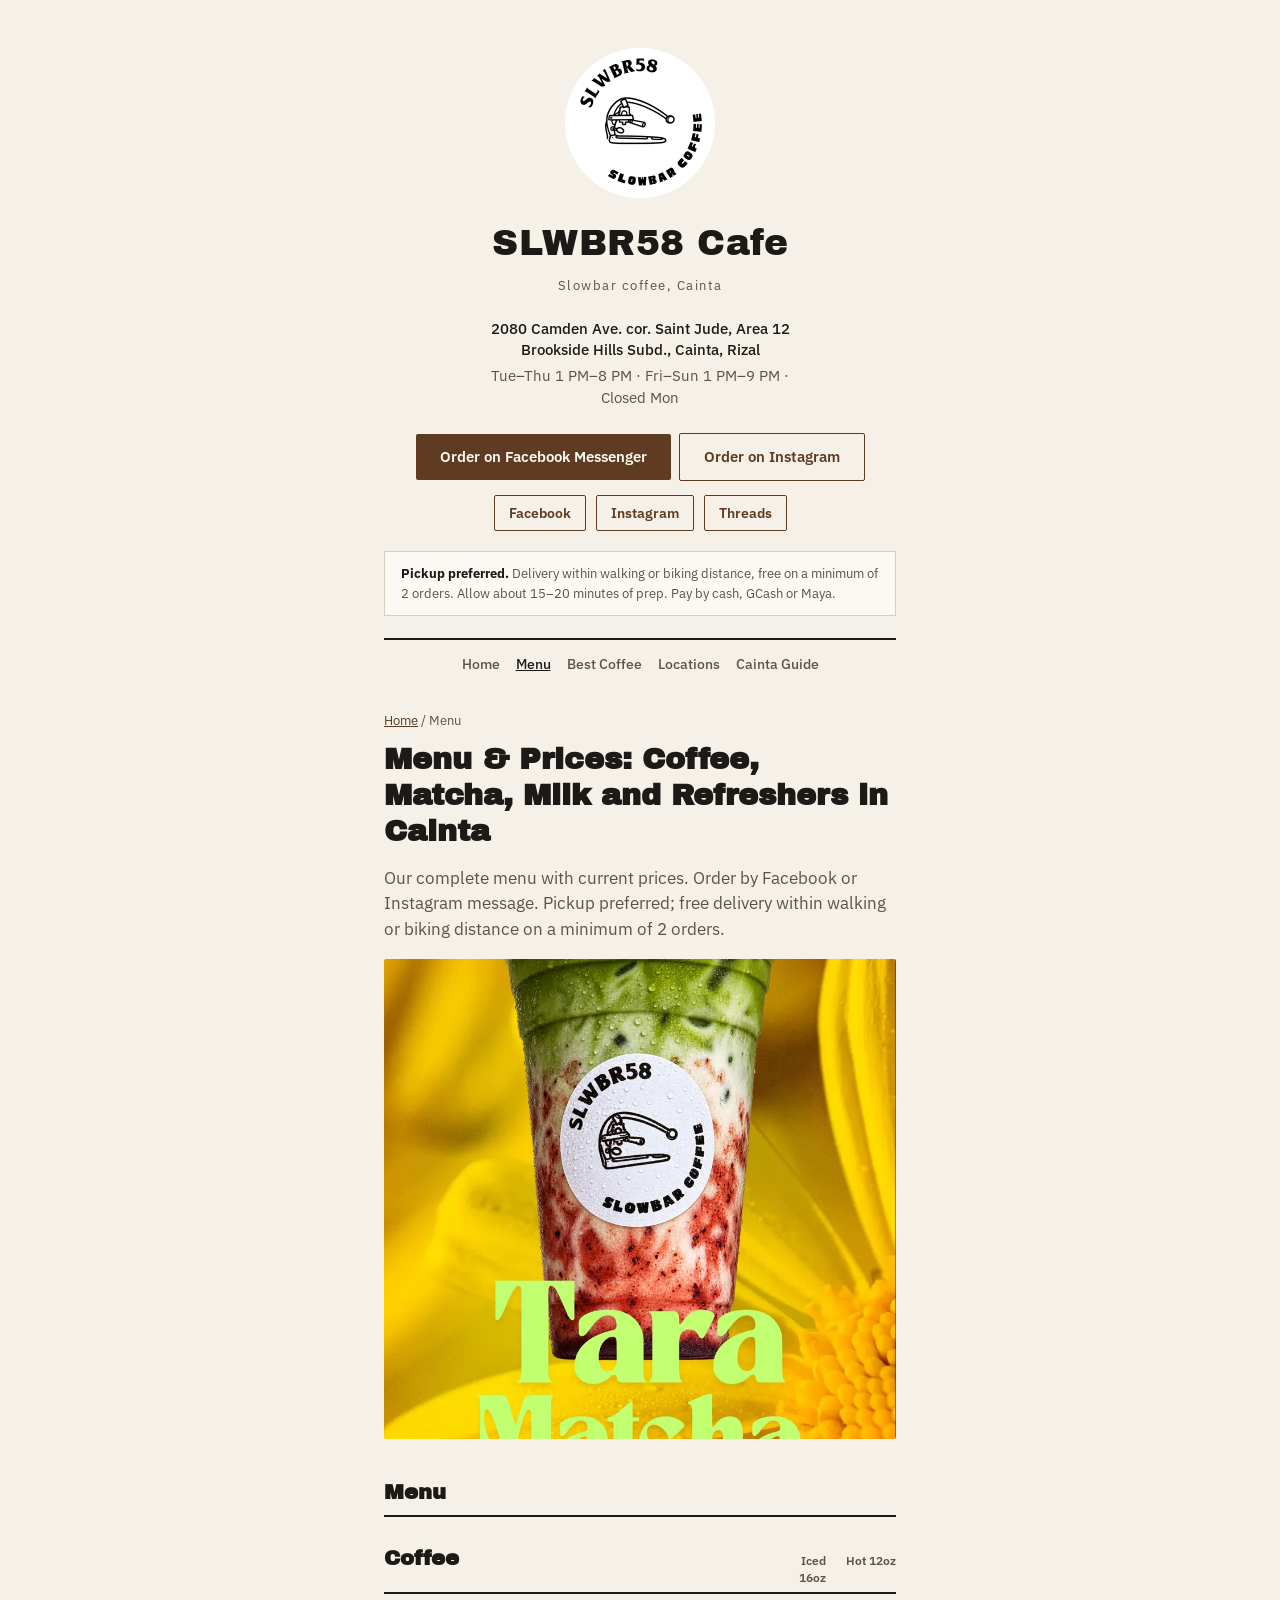
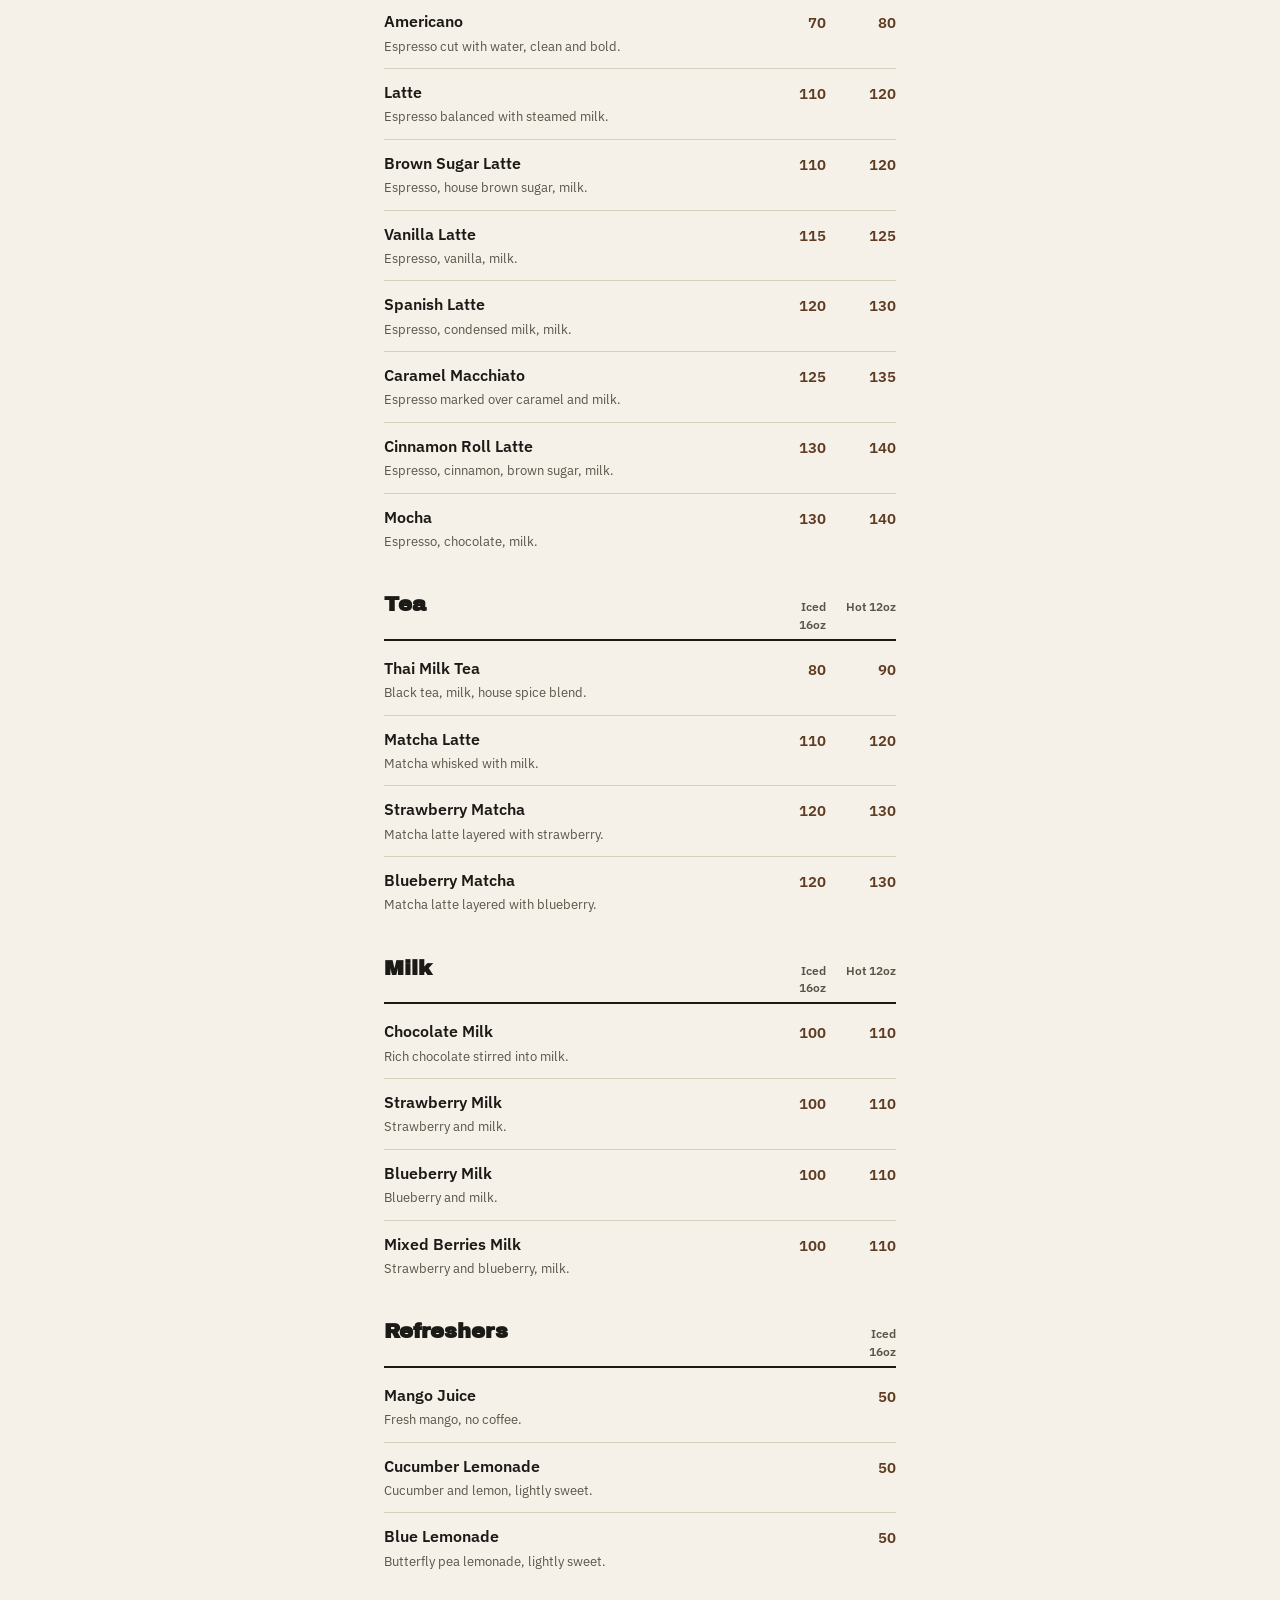
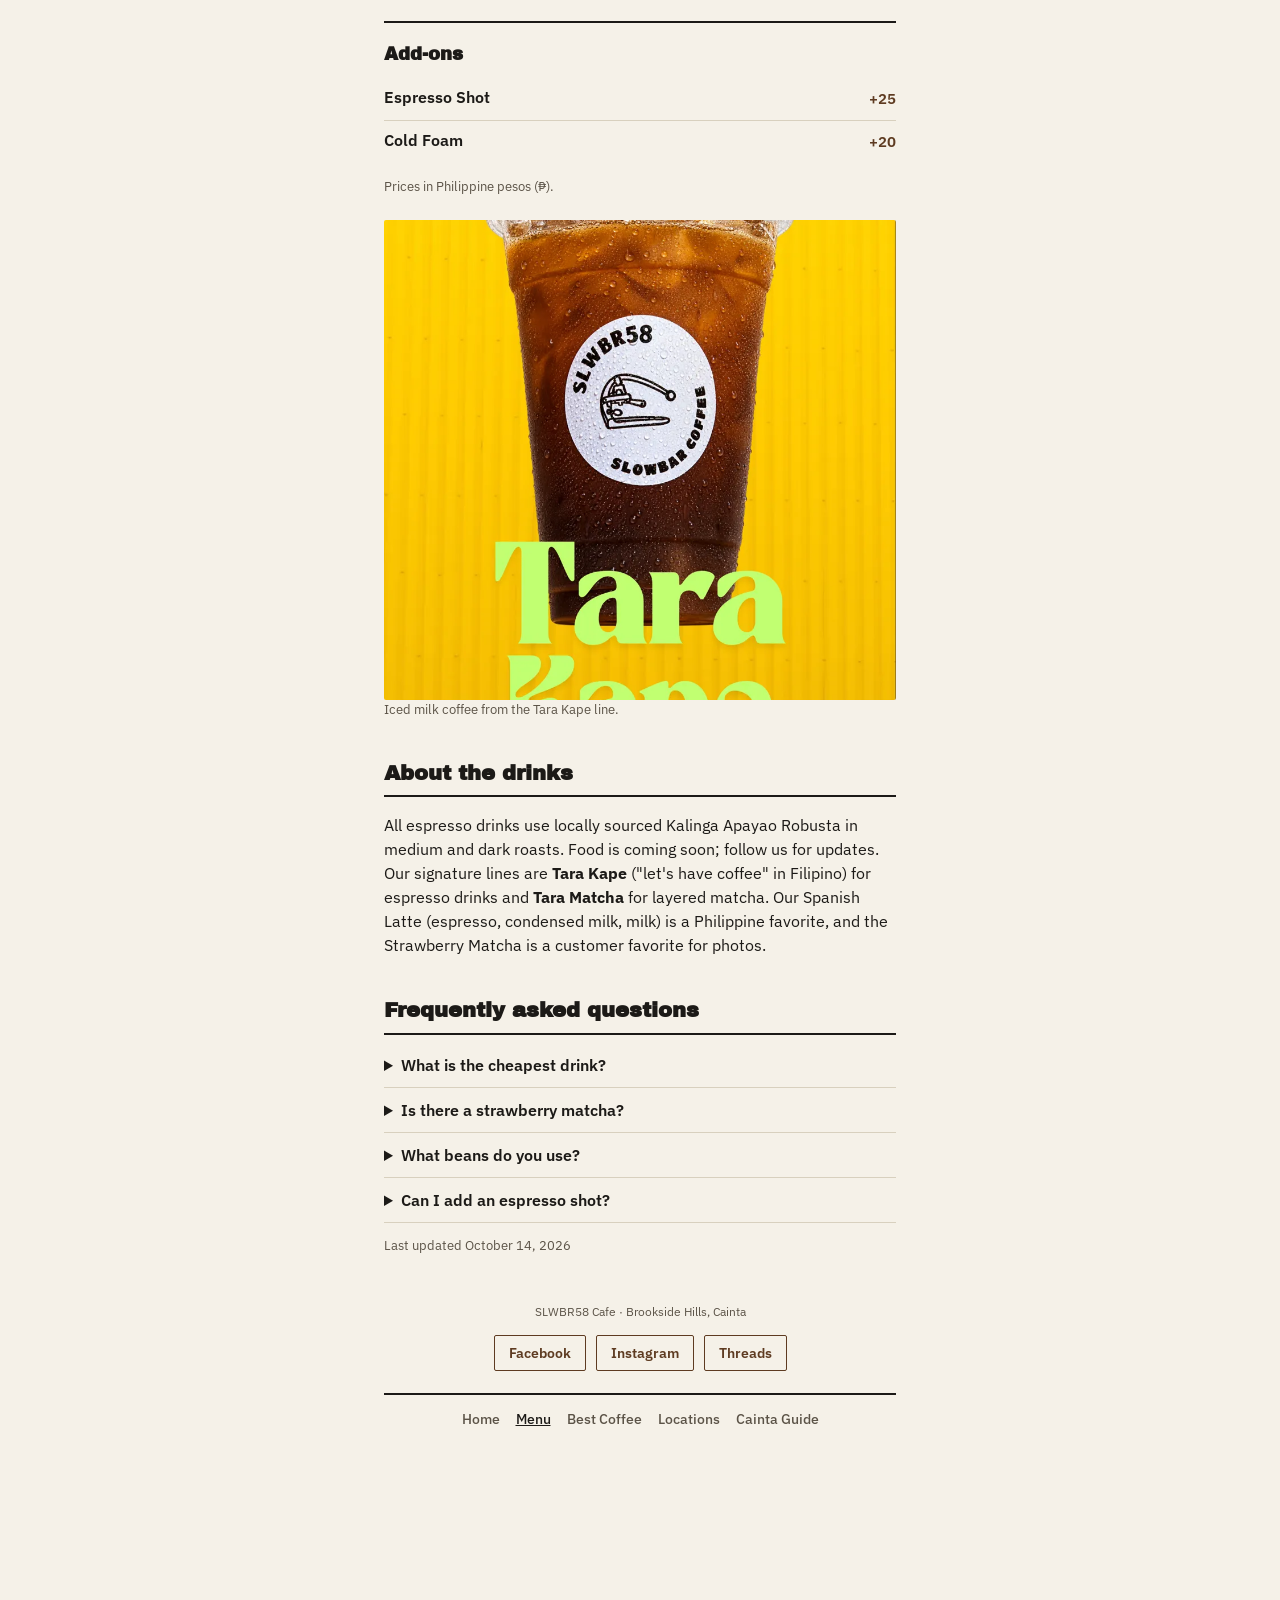
<file: menu.html>
<!DOCTYPE html>
<html lang="en-PH"><head><meta charset="utf-8"><meta name="viewport" content="width=device-width,initial-scale=1">
<title>SLWBR58 Menu &amp; Prices: Coffee, Matcha, Milk Cainta</title>
<meta name="description" content="Full SLWBR58 Cafe menu in Cainta, Rizal: Americano ₱70, Spanish Latte ₱120, matcha, fruit milks and ₱50 refreshers. Iced 16oz and hot 12oz."><meta name="author" content="SLWBR58 Cafe">
<link rel="canonical" href="https://slwbr58cafe.github.io/slwbr58.cafe/menu.html"><link rel="alternate" hreflang="en-PH" href="https://slwbr58cafe.github.io/slwbr58.cafe/menu.html">
<meta name="robots" content="index,follow,max-image-preview:large,max-snippet:-1"><meta name="theme-color" content="#F5F1E8">
<meta name="geo.region" content="PH-RIZ"><meta name="geo.placename" content="Cainta, Rizal"><meta name="geo.position" content="14.5958488;121.1294059"><meta name="ICBM" content="14.5958488, 121.1294059">
<meta property="og:type" content="website"><meta property="og:site_name" content="SLWBR58 Cafe"><meta property="og:locale" content="en_PH">
<meta property="og:title" content="SLWBR58 Menu &amp; Prices: Coffee, Matcha, Milk Cainta"><meta property="og:description" content="Full SLWBR58 Cafe menu in Cainta, Rizal: Americano ₱70, Spanish Latte ₱120, matcha, fruit milks and ₱50 refreshers. Iced 16oz and hot 12oz."><meta property="og:url" content="https://slwbr58cafe.github.io/slwbr58.cafe/menu.html">
<meta property="og:image" content="https://slwbr58cafe.github.io/slwbr58.cafe/images/og-image.jpg"><meta property="og:image:width" content="1200"><meta property="og:image:height" content="630"><meta property="og:image:alt" content="Iced black coffee in a SLWBR58 Slowbar Coffee cup on a yellow background">
<meta name="twitter:card" content="summary_large_image"><meta name="twitter:title" content="SLWBR58 Menu &amp; Prices: Coffee, Matcha, Milk Cainta"><meta name="twitter:description" content="Full SLWBR58 Cafe menu in Cainta, Rizal: Americano ₱70, Spanish Latte ₱120, matcha, fruit milks and ₱50 refreshers. Iced 16oz and hot 12oz."><meta name="twitter:image" content="https://slwbr58cafe.github.io/slwbr58.cafe/images/og-image.jpg">
<link rel="icon" href="images/favicon.png"><link rel="apple-touch-icon" href="images/favicon.png">
<link rel="preconnect" href="https://fonts.googleapis.com"><link rel="preconnect" href="https://fonts.gstatic.com" crossorigin>
<link href="https://fonts.googleapis.com/css2?family=Archivo+Black&family=IBM+Plex+Sans:ital,wght@0,400;0,500;0,600;1,400&display=swap" rel="stylesheet">
<link rel="stylesheet" href="style.css">
<script async src="https://www.googletagmanager.com/gtag/js?id=G-DD16322990"></script>
<script>window.dataLayer=window.dataLayer||[];function gtag(){dataLayer.push(arguments);}gtag('js',new Date());gtag('config','G-DD16322990');</script>
<script type="application/ld+json">
{
 "@context": "https://schema.org",
 "@graph": [
  {
   "@type": [
    "CafeOrCoffeeShop",
    "LocalBusiness"
   ],
   "@id": "https://slwbr58cafe.github.io/slwbr58.cafe/#business",
   "name": "SLWBR58 Cafe",
   "alternateName": "Slowbar Coffee",
   "url": "https://slwbr58cafe.github.io/slwbr58.cafe/",
   "logo": "https://slwbr58cafe.github.io/slwbr58.cafe/images/logo.png",
   "image": [
    "https://slwbr58cafe.github.io/slwbr58.cafe/images/tara-kape-iced-black-coffee.webp",
    "https://slwbr58cafe.github.io/slwbr58.cafe/images/tara-kape-iced-milk-coffee.webp",
    "https://slwbr58cafe.github.io/slwbr58.cafe/images/tara-matcha-strawberry.webp",
    "https://slwbr58cafe.github.io/slwbr58.cafe/images/slwbr58-coffee-shop-facade-cainta.webp",
    "https://slwbr58cafe.github.io/slwbr58.cafe/images/og-image.jpg"
   ],
   "description": "Independent third-wave slowbar coffee shop in Brookside Hills, Cainta, Rizal.",
   "servesCuisine": "Coffee, Matcha, Milk drinks",
   "priceRange": "₱50–₱140",
   "areaServed": "Cainta, Rizal",
   "hasMenu": "https://slwbr58cafe.github.io/slwbr58.cafe/menu.html",
   "address": {
    "@type": "PostalAddress",
    "streetAddress": "2080 Camden Ave. cor. Saint Jude, Area 12, Brookside Hills Subd.",
    "addressLocality": "Cainta",
    "addressRegion": "Rizal",
    "addressCountry": "PH"
   },
   "geo": {
    "@type": "GeoCoordinates",
    "latitude": 14.5958488,
    "longitude": 121.1294059
   },
   "hasMap": "https://maps.app.goo.gl/7YfDRmRfWcPnpjkU7",
   "openingHoursSpecification": [
    {
     "@type": "OpeningHoursSpecification",
     "dayOfWeek": [
      "Tuesday",
      "Wednesday",
      "Thursday"
     ],
     "opens": "13:00",
     "closes": "20:00"
    },
    {
     "@type": "OpeningHoursSpecification",
     "dayOfWeek": [
      "Friday",
      "Saturday",
      "Sunday"
     ],
     "opens": "13:00",
     "closes": "21:00"
    }
   ],
   "paymentAccepted": "Cash, GCash, Maya",
   "currenciesAccepted": "PHP",
   "amenityFeature": [
    {
     "@type": "LocationFeatureSpecification",
     "name": "Free Wi-Fi for customers",
     "value": true
    }
   ],
   "sameAs": [
    "https://www.facebook.com/slwbr58.cafe",
    "https://www.instagram.com/slwbr58.coffee/",
    "https://www.threads.com/@slwbr58.coffee"
   ],
   "potentialAction": [
    {
     "@type": "OrderAction",
     "target": "https://www.facebook.com/slwbr58.cafe"
    },
    {
     "@type": "OrderAction",
     "target": "https://www.instagram.com/slwbr58.coffee/"
    }
   ],
   "review": [
    {
     "@type": "Review",
     "author": {
      "@type": "Person",
      "name": "Jeff U"
     },
     "reviewRating": {
      "@type": "Rating",
      "ratingValue": 5,
      "bestRating": 5
     },
     "reviewBody": "I love their blueberry matcha!",
     "datePublished": "2026-09-30"
    },
    {
     "@type": "Review",
     "author": {
      "@type": "Person",
      "name": "Aya A"
     },
     "reviewRating": {
      "@type": "Rating",
      "ratingValue": 5,
      "bestRating": 5
     },
     "reviewBody": "good affordable neighborhood cafe! :)",
     "datePublished": "2026-09-30"
    },
    {
     "@type": "Review",
     "author": {
      "@type": "Person",
      "name": "Denjylie C"
     },
     "reviewRating": {
      "@type": "Rating",
      "ratingValue": 5,
      "bestRating": 5
     },
     "reviewBody": "Tried the Cinnamon Latte at this new coffee bar and really enjoyed it! ☕️ The coffee was strong, with a well-balanced milk ratio, and the cinnamon added a nice touch without overpowering the coffee. Considering the taste and quality, I'd say it's worth the price. Definitely coming back to try their other drinks!",
     "datePublished": "2026-09-30"
    }
   ]
  },
  {
   "@type": "WebSite",
   "@id": "https://slwbr58cafe.github.io/slwbr58.cafe/#website",
   "url": "https://slwbr58cafe.github.io/slwbr58.cafe/",
   "name": "SLWBR58 Cafe",
   "inLanguage": "en-PH",
   "publisher": {
    "@id": "https://slwbr58cafe.github.io/slwbr58.cafe/#business"
   }
  },
  {
   "@type": "WebPage",
   "@id": "https://slwbr58cafe.github.io/slwbr58.cafe/menu.html#page",
   "url": "https://slwbr58cafe.github.io/slwbr58.cafe/menu.html",
   "name": "SLWBR58 Menu & Prices: Coffee, Matcha, Milk Cainta",
   "description": "Full SLWBR58 Cafe menu in Cainta, Rizal: Americano ₱70, Spanish Latte ₱120, matcha, fruit milks and ₱50 refreshers. Iced 16oz and hot 12oz.",
   "isPartOf": {
    "@id": "https://slwbr58cafe.github.io/slwbr58.cafe/#website"
   },
   "about": {
    "@id": "https://slwbr58cafe.github.io/slwbr58.cafe/#business"
   },
   "primaryImageOfPage": "https://slwbr58cafe.github.io/slwbr58.cafe/images/tara-matcha-strawberry.webp",
   "dateModified": "2026-10-14",
   "inLanguage": "en-PH"
  },
  {
   "@type": "BreadcrumbList",
   "itemListElement": [
    {
     "@type": "ListItem",
     "position": 1,
     "name": "Home",
     "item": "https://slwbr58cafe.github.io/slwbr58.cafe/"
    },
    {
     "@type": "ListItem",
     "position": 2,
     "name": "Menu",
     "item": "https://slwbr58cafe.github.io/slwbr58.cafe/menu.html"
    }
   ]
  },
  {
   "@type": "FAQPage",
   "mainEntity": [
    {
     "@type": "Question",
     "name": "What is the cheapest drink?",
     "acceptedAnswer": {
      "@type": "Answer",
      "text": "Mango Juice, Cucumber Lemonade and Blue Lemonade are ₱50 each, iced."
     }
    },
    {
     "@type": "Question",
     "name": "Is there a strawberry matcha?",
     "acceptedAnswer": {
      "@type": "Answer",
      "text": "Yes, ₱120 iced and ₱130 hot."
     }
    },
    {
     "@type": "Question",
     "name": "What beans do you use?",
     "acceptedAnswer": {
      "@type": "Answer",
      "text": "Locally sourced Kalinga Apayao Robusta, medium and dark roasts."
     }
    },
    {
     "@type": "Question",
     "name": "Can I add an espresso shot?",
     "acceptedAnswer": {
      "@type": "Answer",
      "text": "Yes, +₱25. Cold foam is +₱20."
     }
    }
   ]
  },
  {
   "@type": "Menu",
   "@id": "https://slwbr58cafe.github.io/slwbr58.cafe/menu.html#menu",
   "name": "SLWBR58 Cafe Menu",
   "url": "https://slwbr58cafe.github.io/slwbr58.cafe/menu.html",
   "inLanguage": "en-PH",
   "hasMenuSection": [
    {
     "@type": "MenuSection",
     "name": "Coffee",
     "hasMenuItem": [
      {
       "@type": "MenuItem",
       "name": "Americano",
       "description": "Espresso cut with water, clean and bold.",
       "offers": [
        {
         "@type": "Offer",
         "price": 70,
         "priceCurrency": "PHP",
         "description": "Iced 16oz"
        },
        {
         "@type": "Offer",
         "price": 80,
         "priceCurrency": "PHP",
         "description": "Hot 12oz"
        }
       ]
      },
      {
       "@type": "MenuItem",
       "name": "Latte",
       "description": "Espresso balanced with steamed milk.",
       "offers": [
        {
         "@type": "Offer",
         "price": 110,
         "priceCurrency": "PHP",
         "description": "Iced 16oz"
        },
        {
         "@type": "Offer",
         "price": 120,
         "priceCurrency": "PHP",
         "description": "Hot 12oz"
        }
       ]
      },
      {
       "@type": "MenuItem",
       "name": "Brown Sugar Latte",
       "description": "Espresso, house brown sugar, milk.",
       "offers": [
        {
         "@type": "Offer",
         "price": 110,
         "priceCurrency": "PHP",
         "description": "Iced 16oz"
        },
        {
         "@type": "Offer",
         "price": 120,
         "priceCurrency": "PHP",
         "description": "Hot 12oz"
        }
       ]
      },
      {
       "@type": "MenuItem",
       "name": "Vanilla Latte",
       "description": "Espresso, vanilla, milk.",
       "offers": [
        {
         "@type": "Offer",
         "price": 115,
         "priceCurrency": "PHP",
         "description": "Iced 16oz"
        },
        {
         "@type": "Offer",
         "price": 125,
         "priceCurrency": "PHP",
         "description": "Hot 12oz"
        }
       ]
      },
      {
       "@type": "MenuItem",
       "name": "Spanish Latte",
       "description": "Espresso, condensed milk, milk.",
       "offers": [
        {
         "@type": "Offer",
         "price": 120,
         "priceCurrency": "PHP",
         "description": "Iced 16oz"
        },
        {
         "@type": "Offer",
         "price": 130,
         "priceCurrency": "PHP",
         "description": "Hot 12oz"
        }
       ]
      },
      {
       "@type": "MenuItem",
       "name": "Caramel Macchiato",
       "description": "Espresso marked over caramel and milk.",
       "offers": [
        {
         "@type": "Offer",
         "price": 125,
         "priceCurrency": "PHP",
         "description": "Iced 16oz"
        },
        {
         "@type": "Offer",
         "price": 135,
         "priceCurrency": "PHP",
         "description": "Hot 12oz"
        }
       ]
      },
      {
       "@type": "MenuItem",
       "name": "Cinnamon Roll Latte",
       "description": "Espresso, cinnamon, brown sugar, milk.",
       "offers": [
        {
         "@type": "Offer",
         "price": 130,
         "priceCurrency": "PHP",
         "description": "Iced 16oz"
        },
        {
         "@type": "Offer",
         "price": 140,
         "priceCurrency": "PHP",
         "description": "Hot 12oz"
        }
       ]
      },
      {
       "@type": "MenuItem",
       "name": "Mocha",
       "description": "Espresso, chocolate, milk.",
       "offers": [
        {
         "@type": "Offer",
         "price": 130,
         "priceCurrency": "PHP",
         "description": "Iced 16oz"
        },
        {
         "@type": "Offer",
         "price": 140,
         "priceCurrency": "PHP",
         "description": "Hot 12oz"
        }
       ]
      }
     ]
    },
    {
     "@type": "MenuSection",
     "name": "Tea",
     "hasMenuItem": [
      {
       "@type": "MenuItem",
       "name": "Thai Milk Tea",
       "description": "Black tea, milk, house spice blend.",
       "offers": [
        {
         "@type": "Offer",
         "price": 80,
         "priceCurrency": "PHP",
         "description": "Iced 16oz"
        },
        {
         "@type": "Offer",
         "price": 90,
         "priceCurrency": "PHP",
         "description": "Hot 12oz"
        }
       ]
      },
      {
       "@type": "MenuItem",
       "name": "Matcha Latte",
       "description": "Matcha whisked with milk.",
       "offers": [
        {
         "@type": "Offer",
         "price": 110,
         "priceCurrency": "PHP",
         "description": "Iced 16oz"
        },
        {
         "@type": "Offer",
         "price": 120,
         "priceCurrency": "PHP",
         "description": "Hot 12oz"
        }
       ]
      },
      {
       "@type": "MenuItem",
       "name": "Strawberry Matcha",
       "description": "Matcha latte layered with strawberry.",
       "offers": [
        {
         "@type": "Offer",
         "price": 120,
         "priceCurrency": "PHP",
         "description": "Iced 16oz"
        },
        {
         "@type": "Offer",
         "price": 130,
         "priceCurrency": "PHP",
         "description": "Hot 12oz"
        }
       ]
      },
      {
       "@type": "MenuItem",
       "name": "Blueberry Matcha",
       "description": "Matcha latte layered with blueberry.",
       "offers": [
        {
         "@type": "Offer",
         "price": 120,
         "priceCurrency": "PHP",
         "description": "Iced 16oz"
        },
        {
         "@type": "Offer",
         "price": 130,
         "priceCurrency": "PHP",
         "description": "Hot 12oz"
        }
       ]
      }
     ]
    },
    {
     "@type": "MenuSection",
     "name": "Milk",
     "hasMenuItem": [
      {
       "@type": "MenuItem",
       "name": "Chocolate Milk",
       "description": "Rich chocolate stirred into milk.",
       "offers": [
        {
         "@type": "Offer",
         "price": 100,
         "priceCurrency": "PHP",
         "description": "Iced 16oz"
        },
        {
         "@type": "Offer",
         "price": 110,
         "priceCurrency": "PHP",
         "description": "Hot 12oz"
        }
       ]
      },
      {
       "@type": "MenuItem",
       "name": "Strawberry Milk",
       "description": "Strawberry and milk.",
       "offers": [
        {
         "@type": "Offer",
         "price": 100,
         "priceCurrency": "PHP",
         "description": "Iced 16oz"
        },
        {
         "@type": "Offer",
         "price": 110,
         "priceCurrency": "PHP",
         "description": "Hot 12oz"
        }
       ]
      },
      {
       "@type": "MenuItem",
       "name": "Blueberry Milk",
       "description": "Blueberry and milk.",
       "offers": [
        {
         "@type": "Offer",
         "price": 100,
         "priceCurrency": "PHP",
         "description": "Iced 16oz"
        },
        {
         "@type": "Offer",
         "price": 110,
         "priceCurrency": "PHP",
         "description": "Hot 12oz"
        }
       ]
      },
      {
       "@type": "MenuItem",
       "name": "Mixed Berries Milk",
       "description": "Strawberry and blueberry, milk.",
       "offers": [
        {
         "@type": "Offer",
         "price": 100,
         "priceCurrency": "PHP",
         "description": "Iced 16oz"
        },
        {
         "@type": "Offer",
         "price": 110,
         "priceCurrency": "PHP",
         "description": "Hot 12oz"
        }
       ]
      }
     ]
    },
    {
     "@type": "MenuSection",
     "name": "Refreshers",
     "hasMenuItem": [
      {
       "@type": "MenuItem",
       "name": "Mango Juice",
       "description": "Fresh mango, no coffee.",
       "offers": [
        {
         "@type": "Offer",
         "price": 50,
         "priceCurrency": "PHP",
         "description": "Iced 16oz"
        }
       ]
      },
      {
       "@type": "MenuItem",
       "name": "Cucumber Lemonade",
       "description": "Cucumber and lemon, lightly sweet.",
       "offers": [
        {
         "@type": "Offer",
         "price": 50,
         "priceCurrency": "PHP",
         "description": "Iced 16oz"
        }
       ]
      },
      {
       "@type": "MenuItem",
       "name": "Blue Lemonade",
       "description": "Butterfly pea lemonade, lightly sweet.",
       "offers": [
        {
         "@type": "Offer",
         "price": 50,
         "priceCurrency": "PHP",
         "description": "Iced 16oz"
        }
       ]
      }
     ]
    }
   ]
  }
 ]
}
</script></head><body><div class="sheet">
<header><a href="index.html"><img class="logo" src="images/logo.png" alt="SLWBR58 Slowbar Coffee logo" width="150" height="150"></a>
<p class="brand">SLWBR58 Cafe</p><p class="tagline">Slowbar coffee, Cainta</p>
<div class="info"><p class="addr">2080 Camden Ave. cor. Saint Jude, Area 12<br>Brookside Hills Subd., Cainta, Rizal</p><p>Tue–Thu 1 PM–8 PM · Fri–Sun 1 PM–9 PM · Closed Mon</p></div>
<a class="fb-btn" href="https://www.facebook.com/slwbr58.cafe" target="_blank" rel="noopener">Order on Facebook Messenger</a> <a class="fb-btn alt" href="https://www.instagram.com/slwbr58.coffee/" target="_blank" rel="noopener">Order on Instagram</a>
<div class="social" aria-label="Social media"><a href="https://www.facebook.com/slwbr58.cafe" rel="me noopener" target="_blank">Facebook</a><a href="https://www.instagram.com/slwbr58.coffee/" rel="me noopener" target="_blank">Instagram</a><a href="https://www.threads.com/@slwbr58.coffee" rel="me noopener" target="_blank">Threads</a></div>
<div class="delivery-note"><strong>Pickup preferred.</strong> Delivery within walking or biking distance, free on a minimum of 2 orders. Allow about 15–20 minutes of prep. Pay by cash, GCash or Maya.</div>
<nav class="mainnav" aria-label="Main"><a href="index.html">Home</a><a href="menu.html" aria-current=page>Menu</a><a href="best-coffee-shop-in-cainta-rizal.html">Best Coffee</a><a href="coffee-shops-near-brookside-hills-cainta.html">Locations</a><a href="cainta-coffee-culture-guide.html">Cainta Guide</a></nav></header>
<main><article><nav class="crumbs" aria-label="Breadcrumb"><a href="index.html">Home</a> / Menu</nav>
<h1>Menu & Prices: Coffee, Matcha, Milk and Refreshers in Cainta</h1><p class="lead">Our complete menu with current prices. Order by Facebook or Instagram message. Pickup preferred; free delivery within walking or biking distance on a minimum of 2 orders.</p>
<img class="hero" src="images/tara-matcha-strawberry.webp" alt="Layered iced strawberry matcha latte in a SLWBR58 Slowbar Coffee cup in front of a yellow flower, with the words Tara Matcha" width="900" height="1272" fetchpriority="high">
<h2>Menu</h2><section class="menu-section"><div class="section-head"><h2>Coffee</h2><div class="col-labels"><span>Iced 16oz</span><span>Hot 12oz</span></div></div><div class="item"><div><p class="item-name">Americano</p><p class="item-desc">Espresso cut with water, clean and bold.</p></div><div class="prices"><span>70</span><span>80</span></div></div><div class="item"><div><p class="item-name">Latte</p><p class="item-desc">Espresso balanced with steamed milk.</p></div><div class="prices"><span>110</span><span>120</span></div></div><div class="item"><div><p class="item-name">Brown Sugar Latte</p><p class="item-desc">Espresso, house brown sugar, milk.</p></div><div class="prices"><span>110</span><span>120</span></div></div><div class="item"><div><p class="item-name">Vanilla Latte</p><p class="item-desc">Espresso, vanilla, milk.</p></div><div class="prices"><span>115</span><span>125</span></div></div><div class="item"><div><p class="item-name">Spanish Latte</p><p class="item-desc">Espresso, condensed milk, milk.</p></div><div class="prices"><span>120</span><span>130</span></div></div><div class="item"><div><p class="item-name">Caramel Macchiato</p><p class="item-desc">Espresso marked over caramel and milk.</p></div><div class="prices"><span>125</span><span>135</span></div></div><div class="item"><div><p class="item-name">Cinnamon Roll Latte</p><p class="item-desc">Espresso, cinnamon, brown sugar, milk.</p></div><div class="prices"><span>130</span><span>140</span></div></div><div class="item"><div><p class="item-name">Mocha</p><p class="item-desc">Espresso, chocolate, milk.</p></div><div class="prices"><span>130</span><span>140</span></div></div></section><section class="menu-section"><div class="section-head"><h2>Tea</h2><div class="col-labels"><span>Iced 16oz</span><span>Hot 12oz</span></div></div><div class="item"><div><p class="item-name">Thai Milk Tea</p><p class="item-desc">Black tea, milk, house spice blend.</p></div><div class="prices"><span>80</span><span>90</span></div></div><div class="item"><div><p class="item-name">Matcha Latte</p><p class="item-desc">Matcha whisked with milk.</p></div><div class="prices"><span>110</span><span>120</span></div></div><div class="item"><div><p class="item-name">Strawberry Matcha</p><p class="item-desc">Matcha latte layered with strawberry.</p></div><div class="prices"><span>120</span><span>130</span></div></div><div class="item"><div><p class="item-name">Blueberry Matcha</p><p class="item-desc">Matcha latte layered with blueberry.</p></div><div class="prices"><span>120</span><span>130</span></div></div></section><section class="menu-section"><div class="section-head"><h2>Milk</h2><div class="col-labels"><span>Iced 16oz</span><span>Hot 12oz</span></div></div><div class="item"><div><p class="item-name">Chocolate Milk</p><p class="item-desc">Rich chocolate stirred into milk.</p></div><div class="prices"><span>100</span><span>110</span></div></div><div class="item"><div><p class="item-name">Strawberry Milk</p><p class="item-desc">Strawberry and milk.</p></div><div class="prices"><span>100</span><span>110</span></div></div><div class="item"><div><p class="item-name">Blueberry Milk</p><p class="item-desc">Blueberry and milk.</p></div><div class="prices"><span>100</span><span>110</span></div></div><div class="item"><div><p class="item-name">Mixed Berries Milk</p><p class="item-desc">Strawberry and blueberry, milk.</p></div><div class="prices"><span>100</span><span>110</span></div></div></section><section class="menu-section"><div class="section-head"><h2>Refreshers</h2><div class="col-labels"><span>Iced 16oz</span></div></div><div class="item"><div><p class="item-name">Mango Juice</p><p class="item-desc">Fresh mango, no coffee.</p></div><div class="prices single"><span>50</span></div></div><div class="item"><div><p class="item-name">Cucumber Lemonade</p><p class="item-desc">Cucumber and lemon, lightly sweet.</p></div><div class="prices single"><span>50</span></div></div><div class="item"><div><p class="item-name">Blue Lemonade</p><p class="item-desc">Butterfly pea lemonade, lightly sweet.</p></div><div class="prices single"><span>50</span></div></div></section><div class="addons"><h2>Add-ons</h2><div class="item"><div><p class="item-name">Espresso Shot</p></div><div class="prices single"><span>+25</span></div></div><div class="item"><div><p class="item-name">Cold Foam</p></div><div class="prices single"><span>+20</span></div></div></div><p class="meta">Prices in Philippine pesos (₱).</p><figure><img src="images/tara-kape-iced-milk-coffee.webp" alt="Iced milk coffee layered brown to cream in a SLWBR58 Slowbar Coffee cup against wet green leaves, with the words Tara Kape" width="900" height="1272" loading="lazy"><figcaption>Iced milk coffee from the Tara Kape line.</figcaption></figure><h2>About the drinks</h2><p>All espresso drinks use locally sourced Kalinga Apayao Robusta in medium and dark roasts. Food is coming soon; follow us for updates. Our signature lines are <strong>Tara Kape</strong> ("let's have coffee" in Filipino) for espresso drinks and <strong>Tara Matcha</strong> for layered matcha. Our Spanish Latte (espresso, condensed milk, milk) is a Philippine favorite, and the Strawberry Matcha is a customer favorite for photos.</p>
<h2>Frequently asked questions</h2><details><summary>What is the cheapest drink?</summary><p>Mango Juice, Cucumber Lemonade and Blue Lemonade are ₱50 each, iced.</p></details><details><summary>Is there a strawberry matcha?</summary><p>Yes, ₱120 iced and ₱130 hot.</p></details><details><summary>What beans do you use?</summary><p>Locally sourced Kalinga Apayao Robusta, medium and dark roasts.</p></details><details><summary>Can I add an espresso shot?</summary><p>Yes, +₱25. Cold foam is +₱20.</p></details>
<p class="meta">Last updated <time datetime="2026-10-14">October 14, 2026</time></p></article></main>
<footer><p>SLWBR58 Cafe · Brookside Hills, Cainta</p><div class="social"><a href="https://www.facebook.com/slwbr58.cafe" rel="me noopener" target="_blank">Facebook</a><a href="https://www.instagram.com/slwbr58.coffee/" rel="me noopener" target="_blank">Instagram</a><a href="https://www.threads.com/@slwbr58.coffee" rel="me noopener" target="_blank">Threads</a></div><nav class="mainnav" aria-label="Footer"><a href="index.html">Home</a><a href="menu.html" aria-current=page>Menu</a><a href="best-coffee-shop-in-cainta-rizal.html">Best Coffee</a><a href="coffee-shops-near-brookside-hills-cainta.html">Locations</a><a href="cainta-coffee-culture-guide.html">Cainta Guide</a></nav>
<section class="google-map"><iframe title="Map of SLWBR58 Cafe, Brookside Hills, Cainta" src="https://www.google.com/maps/embed?pb=!1m18!1m12!1m3!1d4700.63521577092!2d121.1294059!3d14.595848799999999!2m3!1f0!2f0!3f0!3m2!1i1024!2i768!4f13.1!3m3!1m2!1s0x3397c7123bed62a3%3A0x2a82777b4a494ba3!2sSLWBR58%20Coffee!5e1!3m2!1sen!2sph!4v1789281087036!5m2!1sen!2sph" width="516" height="450" style="border:0;" allowfullscreen loading="lazy" referrerpolicy="strict-origin-when-cross-origin"></iframe></section></footer>
</div></body></html>
</file>
<file: style.css>
:root{--paper:#F5F1E8;--paper-raised:#FBF9F4;--ink:#1C1A17;--ink-soft:#5B5347;--rule:#D8D0BE;--coffee:#8B5A34;--coffee-dark:#5E3B21}
*{box-sizing:border-box}html,body{margin:0;padding:0}
body{background:var(--paper);color:var(--ink);font-family:'IBM Plex Sans',sans-serif;-webkit-font-smoothing:antialiased;line-height:1.5}
.sheet{max-width:560px;margin:0 auto;padding:48px 24px 64px}
header{text-align:center;margin-bottom:36px}
.logo{width:150px;height:150px;margin:0 auto 18px;display:block}
.brand{font-family:'Archivo Black',sans-serif;font-size:clamp(28px,7vw,36px);letter-spacing:.5px;margin:0 0 6px}
.tagline{font-size:13px;color:var(--ink-soft);letter-spacing:1.5px;margin:0 0 22px}
.info{font-size:14.5px;color:var(--ink-soft);max-width:340px;margin:0 auto}.info p{margin:4px 0}.info .addr{color:var(--ink);font-weight:500}
.fb-btn{display:inline-flex;margin-top:20px;padding:12px 24px;background:var(--coffee-dark);color:var(--paper-raised);text-decoration:none;font-weight:600;font-size:15px;border-radius:2px}.fb-btn:hover{background:var(--coffee)}
.social{display:flex;justify-content:center;gap:10px;margin-top:14px;flex-wrap:wrap}
.social a{padding:7px 14px;border:1px solid var(--coffee-dark);color:var(--coffee-dark);text-decoration:none;font-size:13.5px;font-weight:600;border-radius:2px}.social a:hover{background:var(--coffee-dark);color:var(--paper-raised)}
.delivery-note{margin-top:20px;padding:12px 16px;border:1px solid var(--rule);background:var(--paper-raised);font-size:13px;color:var(--ink-soft);text-align:left}.delivery-note strong{color:var(--ink)}
.mainnav{display:flex;flex-wrap:wrap;justify-content:center;gap:4px 16px;margin-top:22px;padding-top:14px;border-top:2px solid var(--ink)}
.mainnav a{color:var(--ink-soft);font-size:14px;text-decoration:none;font-weight:500}.mainnav a:hover,.mainnav a[aria-current]{color:var(--ink);text-decoration:underline}
h1{font-family:'Archivo Black',sans-serif;font-size:clamp(24px,6vw,30px);line-height:1.2;margin:10px 0 12px}
h2{font-family:'Archivo Black',sans-serif;font-size:21px;margin:38px 0 8px;padding-bottom:6px;border-bottom:2px solid var(--ink)}
a{color:var(--coffee-dark)}.lead{font-size:17px;color:var(--ink-soft)}
.hero,figure img{width:100%;height:auto;max-height:480px;object-fit:cover;border-radius:2px;display:block}
figure{margin:24px 0}figcaption,.meta,.crumbs{font-size:13px;color:var(--ink-soft)}
table{width:100%;border-collapse:collapse;font-size:14.5px}td,th{border-bottom:1px solid var(--rule);padding:8px;text-align:left}
details{border-bottom:1px solid var(--rule);padding:10px 0}summary{cursor:pointer;font-weight:600}details p{margin:8px 0 0;color:var(--ink-soft);font-size:15px}
.menu-section{margin-top:26px}.section-head{display:flex;align-items:baseline;justify-content:space-between;border-bottom:2px solid var(--ink);padding-bottom:6px;margin-bottom:4px}
.section-head h2{margin:0;padding:0;border:0}.col-labels{display:flex;gap:18px;font-size:11.5px;color:var(--ink-soft);font-weight:600}.col-labels span{width:52px;text-align:right}
.item{display:flex;justify-content:space-between;align-items:flex-start;padding:12px 0;border-bottom:1px solid var(--rule);gap:12px}.item:last-child{border-bottom:none}
.item-name{font-weight:600;font-size:15.5px;margin:0 0 3px}.item-desc{font-size:13px;color:var(--ink-soft);margin:0;max-width:280px}
.prices{display:flex;gap:18px;flex-shrink:0;padding-top:2px}.prices span{width:52px;text-align:right;font-variant-numeric:tabular-nums;font-weight:600;font-size:15px;color:var(--coffee-dark)}.prices.single span{width:auto;min-width:40px}
.addons{margin-top:38px;padding-top:18px;border-top:2px solid var(--ink)}.addons h2{border:0;margin:0 0 10px;padding:0;font-size:18px}.addons .item{padding:8px 0}
footer{text-align:center;margin-top:48px;font-size:12px;color:var(--ink-soft)}section.google-map{max-width:516px;margin:20px auto 0}iframe{max-width:100%}
@media(max-width:400px){.item-desc{max-width:180px}}
.fb-btn.alt{background:transparent;color:var(--coffee-dark);border:1px solid var(--coffee-dark);margin-left:4px}.fb-btn{margin-bottom:0}
blockquote.rev{margin:14px 0;padding:10px 14px;border-left:3px solid var(--coffee);background:var(--paper-raised)}blockquote.rev p{margin:0 0 4px}blockquote.rev cite{font-size:13px;color:var(--ink-soft)}
</file>
